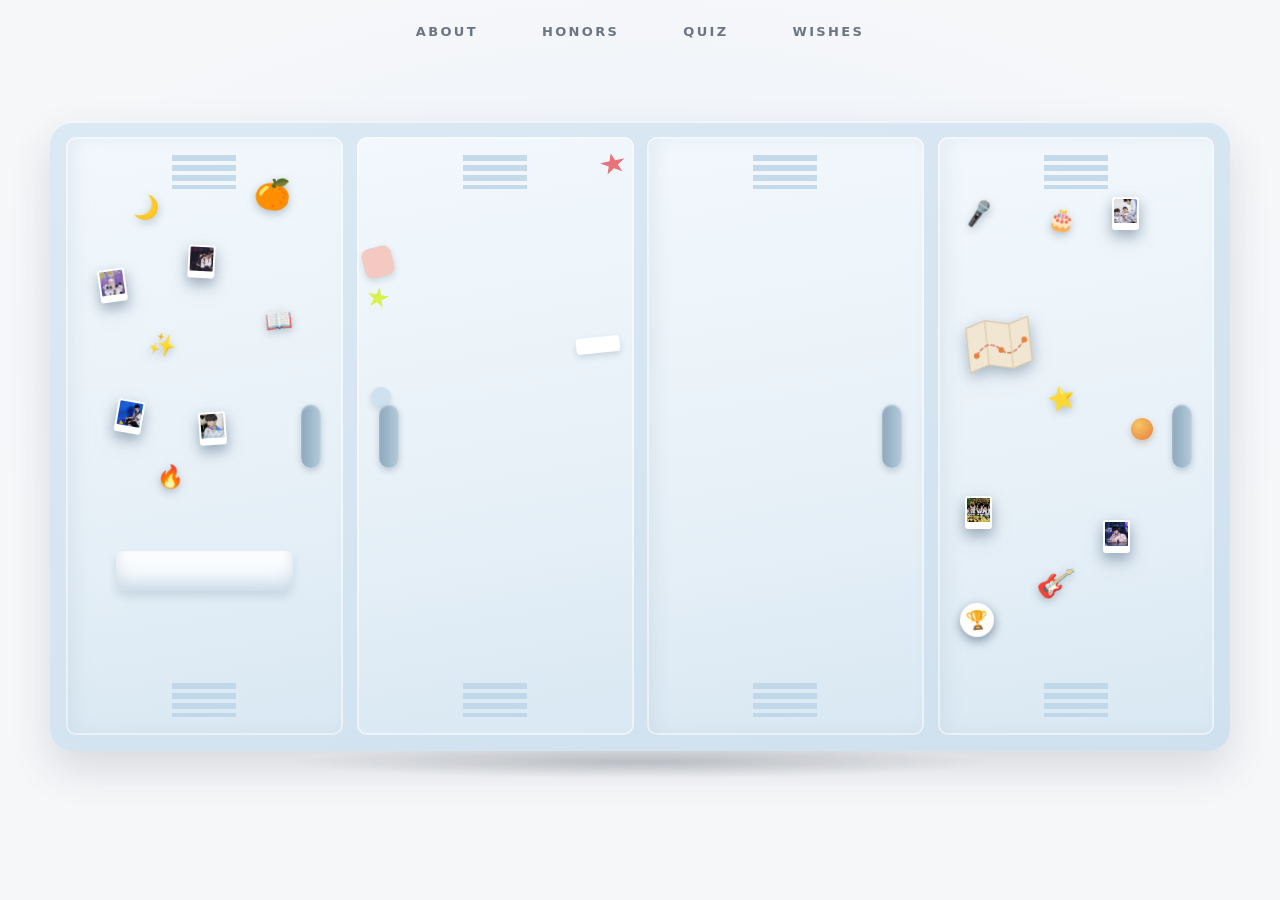
<file: index.html>
<!DOCTYPE html>
<html lang="zh-CN">
<head>
<meta charset="UTF-8">
<meta name="viewport" content="width=device-width, initial-scale=1.0">
<title>紫幻生日纪念</title>
<link rel="stylesheet" href="css/theme.css">
<link rel="stylesheet" href="css/style.css?v=30">
</head>
<body>

<!-- ================= 顶部四个文字导航（文案在 data.js 改） ================= -->
<nav class="topnav" id="topnav"></nav>

<!-- ================= 储物柜场景 ================= -->
<main class="scene">
	<div class="camera">
		<div class="locker" id="locker">

			<!-- ============ ①号门（关闭）：拍立得照片墙 → 合照相册 ============ -->
			<section class="bay bay-1">
				<div class="door door-closed">
					<div class="vent vent-top"></div>
					<div class="photo-wall" data-door="1">
					<button class="pw pw-1 obj hotspot" data-action="lightbox" data-img="assets/images/1fd8a5da27396ff04a1842e15fb5b0d6.jpg" title="点击查看大图"><img src="assets/images/1fd8a5da27396ff04a1842e15fb5b0d6.jpg" alt="合照"></button>
					<button class="pw pw-2 obj hotspot" data-action="lightbox" data-img="assets/images/366b0a420e2abfcbb0c758351d88df30.jpg" title="点击查看大图"><img src="assets/images/366b0a420e2abfcbb0c758351d88df30.jpg" alt="合照"></button>
					<button class="pw pw-3 obj hotspot" data-action="lightbox" data-img="assets/images/5343cd07a6e0dd7969ed048a809f9f29.jpg" title="点击查看大图"><img src="assets/images/5343cd07a6e0dd7969ed048a809f9f29.jpg" alt="合照"></button>
					<button class="pw pw-4 obj hotspot" data-action="lightbox" data-img="assets/images/31ea00c5b2a89d5dbba92cf5f0ee29c7.jpg" title="点击查看大图"><img src="assets/images/31ea00c5b2a89d5dbba92cf5f0ee29c7.jpg" alt="合照"></button>
					<!-- DIY 趣味小贴纸（可拖动装饰，也可拖到④号门） -->
					<span class="diy-sticker"      style="top:10%;left:24%;--rot:-12deg">🌙</span>
					<span class="diy-sticker st-lg" style="top:7%;left:68%;--rot:8deg">🍊</span>
					<span class="diy-sticker"      style="top:33%;left:30%;--rot:14deg">✨</span>
					<span class="diy-sticker"      style="top:29%;left:72%;--rot:-6deg">📖</span>
					<span class="diy-sticker"      style="top:55%;left:33%;--rot:10deg">🔥</span>
				</div>
					<span class="shelf-deco"></span>
					<div class="handle"></div>
					<div class="vent vent-bottom"></div>
				</div>
			</section>

			<!-- ============ ②号柜（门向右外开，遮住③号门） ============ -->
			<section class="bay bay-2" id="bay2">
				<!-- 柜内 -->
				<div class="inside">
					<!-- 顶层：书本 → 问答页 -->
					<button class="obj hotspot obj-books" data-action="link" data-href="quiz.html" title="紫幻小课堂">
						<svg viewBox="0 0 200 120" preserveAspectRatio="xMidYMax meet" aria-hidden="true">
							<rect x="6" y="40" width="15" height="78" rx="2" fill="#7fa6cf"/>
							<rect x="24" y="26" width="13" height="92" rx="2" fill="#e7b78a"/>
							<rect x="40" y="46" width="15" height="72" rx="2" fill="#f0d98a"/>
							<rect x="58" y="20" width="12" height="98" rx="2" fill="#d7e6f1"/>
							<rect x="73" y="36" width="16" height="82" rx="2" fill="#e7a6a6"/>
							<rect x="92" y="28" width="13" height="90" rx="2" fill="#a9c6dc"/>
							<rect x="108" y="48" width="15" height="70" rx="2" fill="#d9c7ef"/>
							<rect x="126" y="32" width="13" height="86" rx="2" fill="#f2f2f2"/>
							<rect x="142" y="22" width="15" height="96" rx="2" fill="#b7d9c4"/>
							<rect x="160" y="42" width="13" height="76" rx="2" fill="#8fb4d9"/>
							<rect x="176" y="30" width="16" height="88" rx="2" fill="#efd2a6"/>
						</svg>
					</button>
					<div class="shelf shelf-top"></div>

					<!-- 中层：🏆奖杯 → 荣誉文件夹扇 -->
					<button class="obj hotspot obj-trophy" data-action="modal" data-target="folders-honor" title="个人荣誉">
						<svg viewBox="0 0 120 120" aria-hidden="true">
							<path d="M32 14 h56 v22 a28 28 0 0 1 -56 0 z" fill="#f2c14e"/>
							<path d="M32 20 q-16 2 -16 18 q0 12 14 12" fill="none" stroke="#e0a93b" stroke-width="7" stroke-linecap="round"/>
							<path d="M88 20 q16 2 16 18 q0 12 -14 12" fill="none" stroke="#e0a93b" stroke-width="7" stroke-linecap="round"/>
							<rect x="54" y="62" width="12" height="14" fill="#e0a93b"/>
							<rect x="38" y="76" width="44" height="10" rx="3" fill="#d69b2f"/>
							<rect x="32" y="88" width="56" height="10" rx="3" fill="#c98d27"/>
							<path d="M60 24 l5 10 11 1 -8 8 2 11 -10 -6 -10 6 2 -11 -8 -8 11 -1 z" fill="#fff6d8"/>
						</svg>
					</button>

					<!-- 小蛋糕 → 生日互动页 -->
					<button class="obj hotspot obj-cake" data-action="link" data-href="birthday.html" title="生日蛋糕">
						<svg viewBox="0 0 100 110" aria-hidden="true">
							<ellipse cx="50" cy="18" rx="5" ry="7" fill="#f6b1c8"/>
							<rect x="48" y="22" width="4" height="16" fill="#e8d9b8"/>
							<path d="M20 50 q10 -12 20 0 q10 12 20 0 q10 -12 20 0 v34 a8 8 0 0 1 -8 8 h-44 a8 8 0 0 1 -8 -8 z" fill="#f7e9ee"/>
							<path d="M20 52 q10 -10 20 0 q10 10 20 0 q10 -10 20 0" fill="none" stroke="#e9b8c8" stroke-width="4"/>
							<rect x="14" y="84" width="72" height="10" rx="4" fill="#e3cdd7"/>
							<circle cx="38" cy="68" r="3" fill="#e88fa6"/><circle cx="62" cy="70" r="3" fill="#e88fa6"/>
						</svg>
					</button>
					<div class="shelf shelf-mid"></div>

					<!-- 底层左：书包 → 文字介绍卡片扇 -->
					<button class="obj hotspot obj-bag" data-action="modal" data-target="bag" title="紫幻的书包">
							<svg viewBox="0 0 120 130" aria-hidden="true">
								<path d="M38 30 q22 -18 44 0" fill="none" stroke="#c6b8e8" stroke-width="8" stroke-linecap="round"/>
								<rect x="22" y="30" width="76" height="84" rx="18" fill="#cfc3ec"/>
								<path d="M22 62 q38 18 76 0 v36 a16 16 0 0 1 -16 16 h-44 a16 16 0 0 1 -16 -16 z" fill="#b9a9e0"/>
								<rect x="38" y="66" width="44" height="30" rx="10" fill="#e6e0f7"/>
								<circle cx="60" cy="81" r="6" fill="#b9a9e0"/>
							</svg>
						</button>

					<!-- 底层右：吉他 → 直播唱的歌 -->
					<button class="obj hotspot obj-guitar" data-action="link" data-href="songs.html" title="直播时候唱的歌">
						<svg viewBox="0 0 110 170" aria-hidden="true">
							<rect x="50" y="14" width="10" height="80" rx="3" fill="#9a7652"/>
							<rect x="44" y="4" width="22" height="18" rx="5" fill="#8a6848"/>
							<circle cx="55" cy="122" r="30" fill="#7fc6d9"/>
							<circle cx="55" cy="112" r="17" fill="#9fd8e6"/>
							<circle cx="55" cy="112" r="6" fill="#5d9fb2"/>
							<path d="M30 108 q-14 6 -8 22 M80 108 q14 6 8 22" stroke="#7fc6d9" stroke-width="8" fill="none" stroke-linecap="round"/>
							<line x1="52" y1="12" x2="52" y2="140" stroke="#5d9fb2" stroke-width="1.5"/>
							<line x1="58" y1="12" x2="58" y2="140" stroke="#5d9fb2" stroke-width="1.5"/>
						</svg>
					</button>
					<div class="shelf shelf-bottom"></div>
				</div>

				<!-- ②号门扇：正反两面。外侧是柜门正面（通风槽/贴纸/把手），内测挂证件卡和打字机 -->
				<div class="door door-swing" id="door2">
					<!-- 外侧（柜门正面） -->
					<div class="door-face door-outer">
						<div class="vent vent-top"></div>
						<span class="sticker s1"></span><span class="sticker s2"></span>
						<span class="sticker s3"></span><span class="sticker s4"></span>
						<span class="sticker s5"></span>
						<div class="handle"></div>
						<div class="vent vent-bottom"></div>
					</div>
					<!-- 内测（柜门里面，开门后朝向我们）：装饰贴纸 + 挂钩证件卡 + 打字机 -->
					<div class="door-face door-inner">
						<span class="sticker s1"></span>
						<span class="sticker s2"></span>
						<span class="sticker s3"></span>
						<span class="sticker s4"></span>
						<span class="sticker s5"></span>
						<!-- 趣味贴纸装饰（跟随门转动，静态摆放不挡证件卡/打字机） -->
						<span class="diy-sticker on-inner static-sticker st-badge" style="top:40%;right:10%;left:auto;--rot:8deg">💜</span>
						<span class="diy-sticker on-inner static-sticker" style="top:54%;left:9%;right:auto;--rot:-10deg">😴</span>
						<span class="diy-sticker on-inner static-sticker" style="top:72%;right:16%;left:auto;--rot:6deg">🐑</span>
						<!-- 挂钩证件卡 → 个人简介 -->
						<button class="obj hotspot obj-idcard" data-action="modal" data-target="idcard" title="基本信息">
							<svg viewBox="0 0 90 120" aria-hidden="true">
								<rect x="38" y="2" width="14" height="22" rx="3" fill="#e8c44f"/>
								<path d="M45 24 v10 M45 34 l-8 10 M45 34 l8 10" stroke="#8a8f98" stroke-width="4" fill="none" stroke-linecap="round"/>
								<rect x="8" y="44" width="74" height="70" rx="8" fill="#fff" stroke="#c9d8e4" stroke-width="2"/>
								<circle cx="30" cy="72" r="12" fill="#f0c9a8"/>
								<path d="M18 104 q12 -18 24 0" fill="#f0c9a8"/>
								<rect x="50" y="60" width="24" height="5" rx="2" fill="#bcd0df"/>
								<rect x="50" y="72" width="24" height="5" rx="2" fill="#d7e3ec"/>
								<rect x="50" y="84" width="24" height="5" rx="2" fill="#d7e3ec"/>
							</svg>
						</button>
						<!-- 打字机 → 软木板祝福墙 -->
						<button class="obj hotspot obj-typewriter" data-action="modal" data-target="corkboard" title="留言板">
							<svg viewBox="0 0 150 120" aria-hidden="true">
								<rect x="40" y="6" width="70" height="34" rx="4" fill="#fbf6ea" stroke="#d8c9ae" stroke-width="2"/>
								<line x1="50" y1="18" x2="100" y2="18" stroke="#cbb892" stroke-width="3"/>
								<line x1="50" y1="28" x2="90" y2="28" stroke="#dcc9a2" stroke-width="3"/>
								<path d="M20 44 h110 l10 46 a10 10 0 0 1 -10 12 h-110 a10 10 0 0 1 -10 -12 z" fill="#6b5446"/>
								<g fill="#f3ead9">
									<circle cx="42" cy="66" r="5"/><circle cx="60" cy="66" r="5"/><circle cx="78" cy="66" r="5"/><circle cx="96" cy="66" r="5"/><circle cx="114" cy="66" r="5"/>
									<circle cx="51" cy="80" r="5"/><circle cx="69" cy="80" r="5"/><circle cx="87" cy="80" r="5"/><circle cx="105" cy="80" r="5"/>
								</g>
								<rect x="60" y="92" width="30" height="8" rx="4" fill="#4d3c32"/>
							</svg>
						</button>
					</div>
				</div>
			</section>

			<!-- ============ ③号门（关闭，被②号门扇遮住，纯结构） ============ -->
			<section class="bay bay-3">
				<div class="door door-closed plain">
					<div class="vent vent-top"></div>
					<div class="handle"></div>
					<div class="vent vent-bottom"></div>
				</div>
			</section>

			<!-- ============ ④号门（关闭）：地图 + 合照 ============ -->
			<section class="bay bay-4">
				<div class="door door-closed">
					<div class="vent vent-top"></div>
					<!-- 小地图贴纸 → 足迹地图 -->
					<button class="obj hotspot sticker-map" data-action="link" data-href="map.html" title="决赛地图">
						<svg viewBox="0 0 130 100" aria-hidden="true">
							<path d="M10 16 l34 -10 42 10 34 -10 v78 l-34 10 -42 -10 -34 10 z" fill="#f0e6d2" stroke="#d9c9a6" stroke-width="2"/>
							<path d="M44 6 v78 M86 16 v78" stroke="#ddcba6" stroke-width="2"/>
							<path d="M24 66 q22 -30 44 -6 q18 18 42 -14" fill="none" stroke="#d98a7a" stroke-width="3" stroke-dasharray="6 5" stroke-linecap="round"/>
							<circle cx="24" cy="66" r="5" fill="#e8803f"/>
							<circle cx="68" cy="60" r="5" fill="#e8803f"/>
							<circle cx="110" cy="46" r="5" fill="#e8803f"/>
						</svg>
					</button>
					<!-- 照片 + DIY 贴纸墙（可在①④号门之间互相拖动） -->
					<div class="photo-wall" data-door="4">
						<button class="pw pw-5 obj hotspot" data-action="lightbox" data-img="assets/images/489b560dac47556b52a4873c109d7414.jpg" title="点击查看大图"><img src="assets/images/489b560dac47556b52a4873c109d7414.jpg" alt="合照"></button>
						<button class="pw pw-6 obj hotspot" data-action="lightbox" data-img="assets/images/af5d3cdd12c2d1cefb051bfc4ff9e732.jpg" title="点击查看大图"><img src="assets/images/af5d3cdd12c2d1cefb051bfc4ff9e732.jpg" alt="合照"></button>
						<button class="pw pw-7 obj hotspot" data-action="lightbox" data-img="assets/images/cd6bc17bc30cd3fb0e9cb349dc3e5903.jpg" title="点击查看大图"><img src="assets/images/cd6bc17bc30cd3fb0e9cb349dc3e5903.jpg" alt="合照"></button>
						<!-- DIY 趣味小贴纸（去重后 5 枚） -->
						<span class="diy-sticker"      style="top:11%;left:10%;--rot:-10deg">🎤</span>
						<span class="diy-sticker"      style="top:12%;left:40%;--rot:10deg">🎂</span>
						<span class="diy-sticker"      style="top:42%;left:40%;--rot:-14deg">⭐</span>
						<span class="diy-sticker st-lg" style="top:72%;left:36%;--rot:9deg">🎸</span>
						<span class="diy-sticker st-badge" style="top:78%;left:8%;--rot:-6deg">🏆</span>
					</div>
					<span class="sticker-dot"></span>
					<div class="handle"></div>
					<div class="vent vent-bottom"></div>
				</div>
			</section>

		</div>
		<div class="floor-shadow"></div>
	</div>
</main>

<!-- 弹层根节点（内容由 main.js 依据 data.js 渲染） -->
<div class="modal-root" id="modalRoot" hidden></div>

<!-- BGM 开关（data.js 填了音频才显示） -->
<button class="bgm-btn" id="bgmBtn" hidden>♪ <span id="bgmLabel">BGM</span></button>

<!-- 提示：按 H 可显示/隐藏热区调试框（后期标定素材热区用） -->
<script src="js/data.js?v=9"></script>
<script src="js/main.js?v=12"></script>
</body>
</html>
</file>
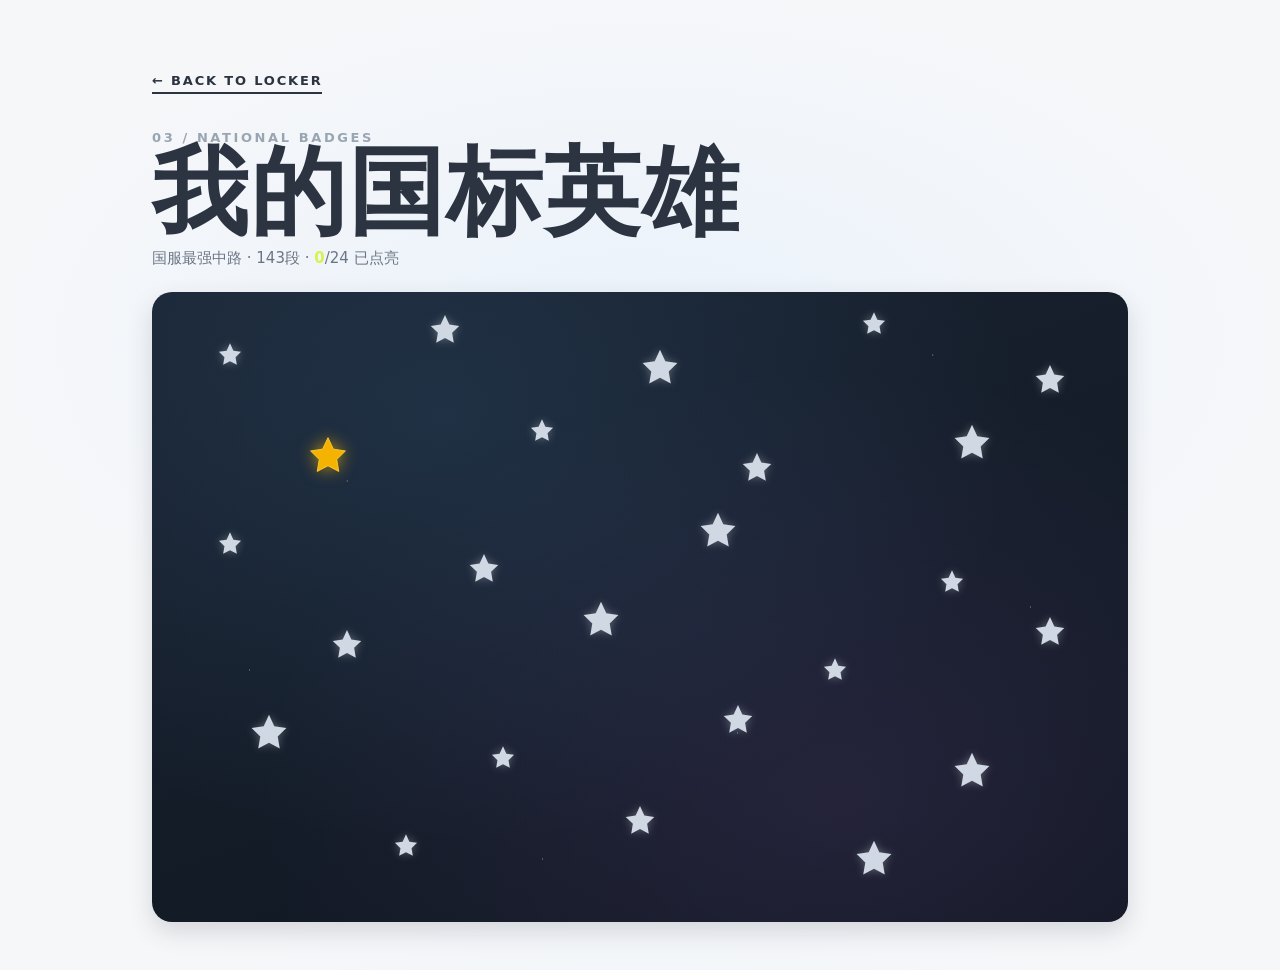
<file: badges.html>
<!DOCTYPE html>
<html lang="zh-CN">
<head>
<meta charset="UTF-8">
<meta name="viewport" content="width=device-width, initial-scale=1.0">
<title>我的国标英雄 · 紫幻生日纪念</title>
<link rel="stylesheet" href="css/theme.css">
<link rel="stylesheet" href="css/style.css?v=19">
</head>
<body class="paper">
<main class="paper-page">
	<a class="back-link" href="index.html">← BACK TO LOCKER</a>
	<header class="paper-head">
		<div class="en">03 / NATIONAL BADGES</div>
		<h1>我的国标英雄</h1>
		<p class="badges-milestone">国服最强中路 · 143段 · <span id="litCount">0</span>/24 已点亮</p>
	</header>

	<section id="starField" class="star-field"></section>
</main>

<script src="js/data.js?v=7"></script>
<script>
/* ---------- 24颗星星错落坐标（百分比，避免重叠） ---------- */
const positions = [
	{ x: 8,  y: 10 }, { x: 30, y: 6  }, { x: 52, y: 12 }, { x: 74, y: 5  }, { x: 92, y: 14 },
	{ x: 18, y: 26 }, { x: 40, y: 22 }, { x: 62, y: 28 }, { x: 84, y: 24 },
	{ x: 8,  y: 40 }, { x: 34, y: 44 }, { x: 58, y: 38 }, { x: 82, y: 46 },
	{ x: 20, y: 56 }, { x: 46, y: 52 }, { x: 70, y: 60 }, { x: 92, y: 54 },
	{ x: 12, y: 70 }, { x: 36, y: 74 }, { x: 60, y: 68 }, { x: 84, y: 76 },
	{ x: 26, y: 88 }, { x: 50, y: 84 }, { x: 74, y: 90 }
];

const heroes = SITE.national.heroes;
const field = document.getElementById("starField");
const litCountEl = document.getElementById("litCount");
let litCount = 0;

// SVG 五角星
function starSVG(favorite, lit) {
	const color = favorite ? "#f5b301" : (lit ? "#ffd93d" : "#cfd8e3");
	const glow = favorite ? "#ffcf33" : (lit ? "#ffe066" : "none");
	return `<svg viewBox="0 0 24 24" width="100%" height="100%">
		<path d="M12 2l2.9 6.26L21.5 9.27l-4.75 4.63 1.12 6.53L12 17.27 6.13 20.43l1.12-6.53L2.5 9.27l6.6-1.01z"
			fill="${color}" stroke="${glow}" stroke-width="0.5"/>
	</svg>`;
}

heroes.forEach((h, i) => {
	const pos = positions[i] || { x: Math.random()*80+10, y: Math.random()*80+10 };
	const size = h.favorite ? 44 : 28 + (i % 3) * 8; // 本命更大
	const star = document.createElement("button");
	star.className = "star" + (h.favorite ? " favorite" : "");
	star.style.left = pos.x + "%";
	star.style.top = pos.y + "%";
	star.style.width = size + "px";
	star.style.height = size + "px";
	star.style.setProperty("--twinkle", (2 + (i % 4) * 0.6) + "s");
	star.innerHTML = starSVG(h.favorite, false) +
		`<span class="star-name">${h.name}</span>`;
	star.addEventListener("click", () => {
		star.classList.toggle("lit");
		const isLit = star.classList.contains("lit");
		star.querySelector("svg").outerHTML = starSVG(h.favorite, isLit);
		if (isLit) litCount++; else litCount = Math.max(0, litCount - 1);
		litCountEl.textContent = litCount;
	});
	field.appendChild(star);
});
</script>
</body>
</html>
</file>
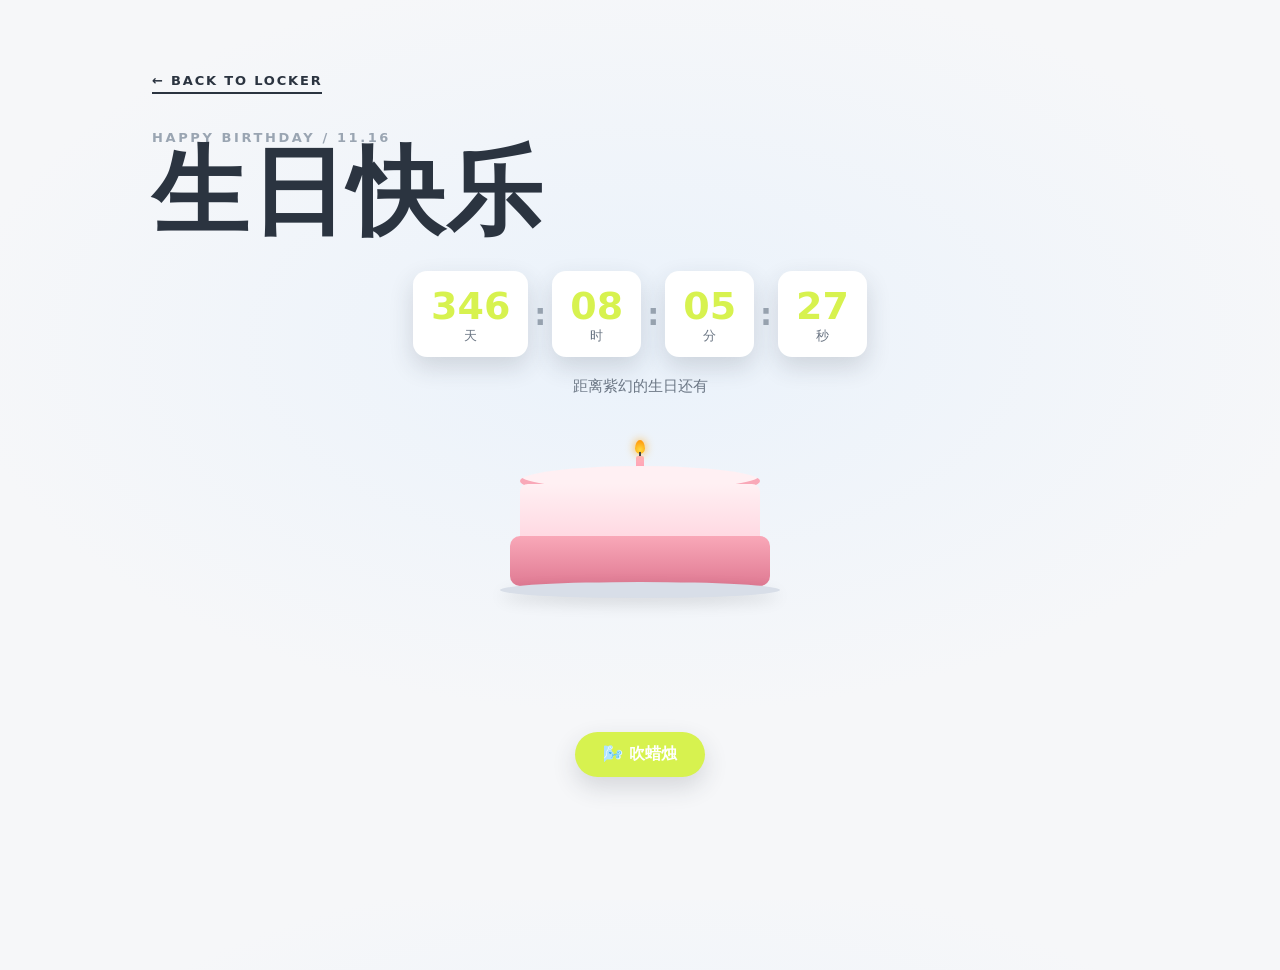
<file: birthday.html>
<!DOCTYPE html>
<html lang="zh-CN">
<head>
<meta charset="UTF-8">
<meta name="viewport" content="width=device-width, initial-scale=1.0">
<title>生日快乐 · 紫幻生日纪念</title>
<link rel="stylesheet" href="css/theme.css">
<link rel="stylesheet" href="css/style.css?v=19">
</head>
<body class="paper">
<main class="paper-page">
	<a class="back-link" href="index.html">← BACK TO LOCKER</a>
	<header class="paper-head">
		<div class="en">HAPPY BIRTHDAY / 11.16</div>
		<h1>生日快乐</h1>
	</header>

	<!-- 倒计时 -->
	<section class="countdown" id="countdown">
		<div class="cd-num"><span id="cdDays">00</span><small>天</small></div>
		<div class="cd-sep">:</div>
		<div class="cd-num"><span id="cdHours">00</span><small>时</small></div>
		<div class="cd-sep">:</div>
		<div class="cd-num"><span id="cdMins">00</span><small>分</small></div>
		<div class="cd-sep">:</div>
		<div class="cd-num"><span id="cdSecs">00</span><small>秒</small></div>
		<p class="cd-tip" id="cdTip">距离紫幻的生日还有</p>
	</section>

	<!-- 蛋糕 + 蜡烛 -->
	<section class="cake-stage">
		<div class="cake">
			<div class="candles" id="candles"></div>
			<div class="cake-top"></div>
			<div class="cake-mid"></div>
			<div class="cake-bottom"></div>
			<div class="cake-plate"></div>
		</div>
	</section>

	<!-- 操作按钮 -->
	<section class="birthday-actions">
		<button class="quiz-btn" id="blowBtn">🌬️ 吹蜡烛</button>
	</section>

	<!-- 许愿卡 -->
	<section class="wish-card" id="wishCard" hidden>
		<div class="wish-emoji">🎉</div>
		<h3>许下你的愿望</h3>
		<textarea id="wishInput" placeholder="写下想对紫幻说的话或生日愿望…" maxlength="100"></textarea>
		<button class="quiz-btn" onclick="saveWish()">保存愿望 ✨</button>
		<p class="wish-saved" id="wishSaved" hidden>愿望已保存，一定会实现的 🍊</p>
	</section>

	<!-- 庆祝彩纸层 -->
	<div class="confetti-layer" id="confettiLayer"></div>
</main>

<script src="js/data.js?v=8"></script>
<script>
const B = SITE.birthday;
const target = new Date(SITE.profile.birthdayTarget + "T00:00:00");

/* ---------- 倒计时 ---------- */
function pad(n) { return String(n).padStart(2, "0"); }
function updateCountdown() {
	let now = new Date();
	let diff = target - now;
	if (diff < 0) {
		// 目标日已过，若开启顺延则跳到下一年
		if (B.afterTargetYear) {
			target.setFullYear(target.getFullYear() + 1);
			diff = target - now;
		} else {
			diff = 0;
		}
	}
	if (diff <= 0) {
		// 生日当天：庆祝态
		document.getElementById("cdTip").textContent = "今天就是紫幻的生日！🎂";
		document.getElementById("cdDays").textContent = "00";
		document.getElementById("cdHours").textContent = "00";
		document.getElementById("cdMins").textContent = "00";
		document.getElementById("cdSecs").textContent = "00";
		return;
	}
	const d = Math.floor(diff / 86400000);
	const h = Math.floor((diff % 86400000) / 3600000);
	const m = Math.floor((diff % 3600000) / 60000);
	const s = Math.floor((diff % 60000) / 1000);
	document.getElementById("cdDays").textContent = pad(d);
	document.getElementById("cdHours").textContent = pad(h);
	document.getElementById("cdMins").textContent = pad(m);
	document.getElementById("cdSecs").textContent = pad(s);
}
updateCountdown();
setInterval(updateCountdown, 1000);

/* ---------- 渲染蜡烛 ---------- */
const candlesBox = document.getElementById("candles");
for (let i = 0; i < B.candleCount; i++) {
	const c = document.createElement("div");
	c.className = "candle";
	c.innerHTML = `<div class="flame"></div><div class="wick"></div>`;
	candlesBox.appendChild(c);
}

/* ---------- 吹蜡烛 ---------- */
const blowBtn = document.getElementById("blowBtn");
const wishCard = document.getElementById("wishCard");
let blown = false;

blowBtn.addEventListener("click", () => {
	if (blown) return;
	blown = true;
	// 依次熄灭蜡烛
	const flames = document.querySelectorAll(".flame");
	flames.forEach((f, i) => {
		setTimeout(() => {
			f.classList.add("out");
		}, i * 60);
	});
	blowBtn.textContent = "蜡烛已吹灭 🕯️";
	// 全部熄灭后弹出许愿卡 + 彩纸
	setTimeout(() => {
		wishCard.hidden = false;
		wishCard.scrollIntoView({ behavior: "smooth" });
		launchConfetti();
	}, flames.length * 60 + 400);
});

/* ---------- 许愿卡保存（本地存储） ---------- */
function saveWish() {
	const txt = document.getElementById("wishInput").value.trim();
	if (!txt) return;
	localStorage.setItem("zihuan_wish", txt);
	document.getElementById("wishSaved").hidden = false;
}
// 回显已保存的愿望
const savedWish = localStorage.getItem("zihuan_wish");
if (savedWish) {
	document.getElementById("wishInput").value = savedWish;
}

/* ---------- 庆祝彩纸 ---------- */
function launchConfetti() {
	const layer = document.getElementById("confettiLayer");
	layer.innerHTML = "";
	const colors = ["#f6b93b","#e55934","#7bc74d","#5aa9e6","#c77dff","#ff6b9d","#ffd93d"];
	for (let i = 0; i < 80; i++) {
		const p = document.createElement("span");
		p.className = "confetti-piece";
		p.style.left = Math.random() * 100 + "%";
		p.style.background = colors[Math.floor(Math.random() * colors.length)];
		p.style.animationDelay = Math.random() * 0.8 + "s";
		p.style.animationDuration = (2.5 + Math.random() * 2) + "s";
		p.style.width = (6 + Math.random() * 6) + "px";
		p.style.height = (8 + Math.random() * 8) + "px";
		layer.appendChild(p);
	}
	setTimeout(() => { layer.innerHTML = ""; }, 6000);
}
</script>
</body>
</html>
</file>
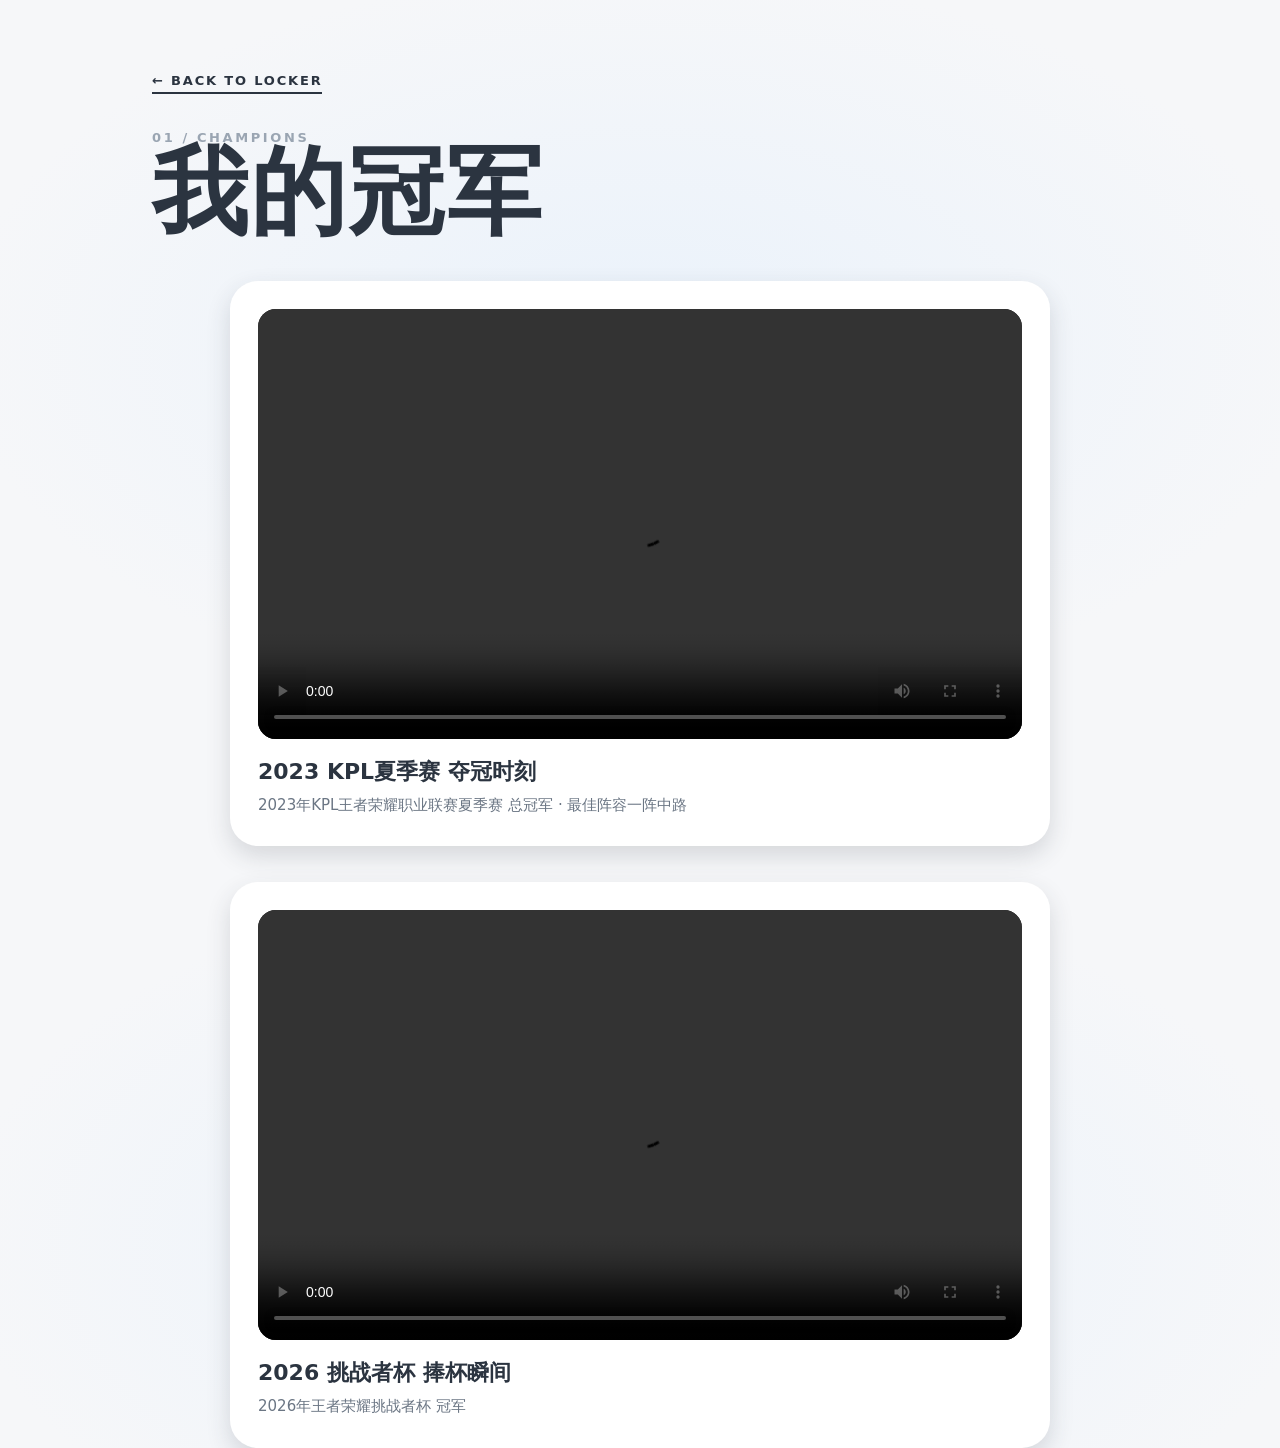
<file: champions.html>
<!DOCTYPE html>
<html lang="zh-CN">
<head>
<meta charset="UTF-8">
<meta name="viewport" content="width=device-width, initial-scale=1.0">
<title>我的冠军 · 紫幻生日纪念</title>
<link rel="stylesheet" href="css/theme.css">
<link rel="stylesheet" href="css/style.css?v=19">
</head>
<body class="paper">
<main class="paper-page">
	<a class="back-link" href="index.html">← BACK TO LOCKER</a>
	<header class="paper-head">
		<div class="en">01 / CHAMPIONS</div>
		<h1>我的冠军</h1>
	</header>

	<section id="championList" class="champion-grid"></section>
</main>

<script src="js/data.js?v=5"></script>
<script>
/* ---------- 渲染夺冠视频卡片 ---------- */
const list = document.getElementById("championList");
list.innerHTML = SITE.championVideos.map((v, i) => {
	const hasVideo = !!v.file;
	const cover = v.cover ? `style="background-image:url('assets/images/${v.cover}')"` : "";
	return `
	<article class="champion-card">
		<div class="champion-video">
			${hasVideo
				? `<video src="assets/video/${v.file}" ${cover ? `poster="assets/images/${v.cover}"` : ""} controls playsinline preload="metadata"></video>`
				: `<div class="champion-placeholder" ${cover}>🎬 视频待补充</div>`
			}
		</div>
		<div class="champion-info">
			<h3>${v.title}</h3>
			<p>${v.note}</p>
		</div>
	</article>
	`;
}).join("");
</script>
</body>
</html>
</file>
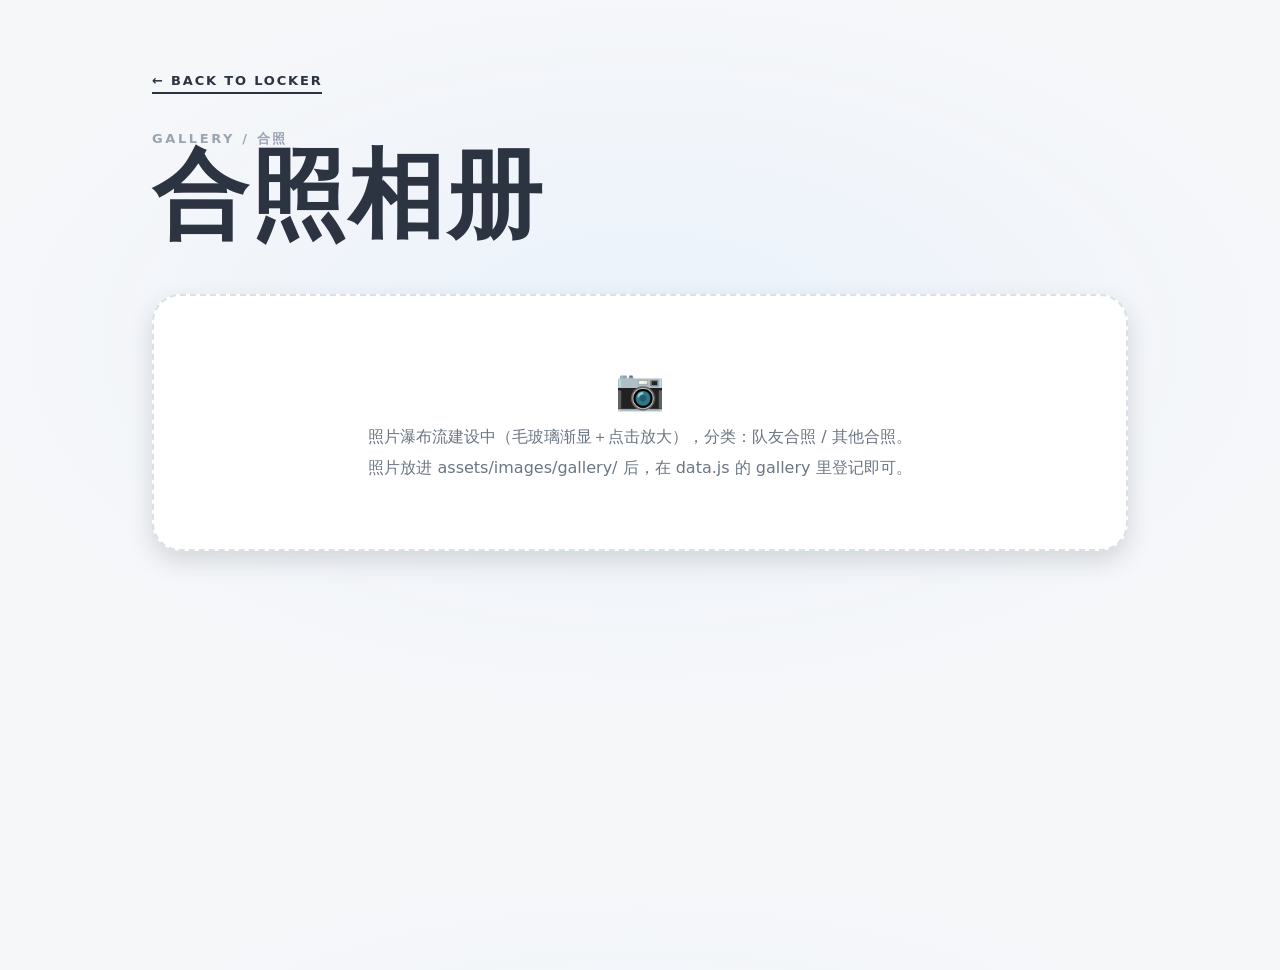
<file: gallery.html>
<!DOCTYPE html>
<html lang="zh-CN">
<head>
<meta charset="UTF-8">
<meta name="viewport" content="width=device-width, initial-scale=1.0">
<title>合照相册 · 紫幻生日纪念</title>
<link rel="stylesheet" href="css/theme.css">
<link rel="stylesheet" href="css/style.css">
</head>
<body class="paper">
<main class="paper-page">
	<a class="back-link" href="index.html">← BACK TO LOCKER</a>
	<header class="paper-head">
		<div class="en">GALLERY / 合照</div>
		<h1>合照相册</h1>
	</header>
	<section class="soon">
		<div class="big">📷</div>
		<p>照片瀑布流建设中（毛玻璃渐显＋点击放大），分类：队友合照 / 其他合照。</p>
		<p style="margin-top:10px">照片放进 assets/images/gallery/ 后，在 data.js 的 gallery 里登记即可。</p>
	</section>
</main>
</body>
</html>
</file>
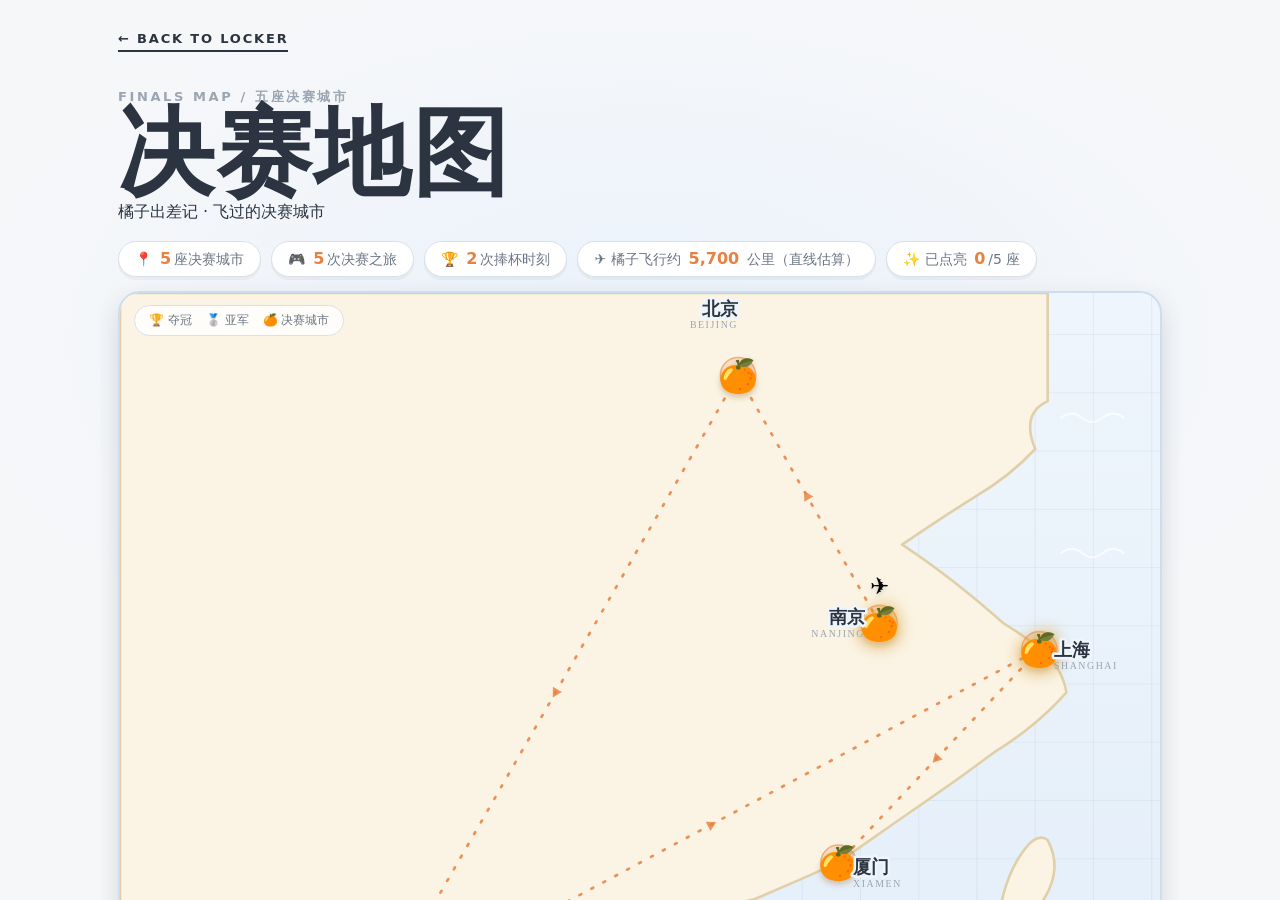
<file: map.html>
<!DOCTYPE html>
<html lang="zh-CN">
<head>
<meta charset="UTF-8">
<meta name="viewport" content="width=device-width, initial-scale=1.0">
<title>决赛地图 · 紫幻生日纪念</title>
<link rel="stylesheet" href="css/theme.css">
<link rel="stylesheet" href="css/style.css">
<style>
/* ============================================================
   决赛地图 · 手账航线风（本页专用样式）
   ============================================================ */

/* 锁定 body 不滚动，改由 .fm-page 内部容器滚动 —— 避免浏览器因 layout shift 自动滑页 */
html, body.paper { overflow: hidden; }
.fm-page {
	max-width: 1080px; margin: 0 auto;
	height: 100vh; height: 100dvh;
	padding: 28px 18px 24px;
	overflow-y: auto;
	overscroll-behavior: contain;
	scroll-behavior: auto; /* 禁用平滑滚动，杜绝任何自动滑动 */
}

/* —— 顶部统计条 —— */
.fm-stats {
	display: flex; flex-wrap: wrap; gap: 10px;
	margin: 18px 0 6px;
}
.fm-chip {
	background: var(--paper-bg-2);
	border: 1.5px solid var(--line);
	border-radius: var(--r-pill);
	padding: 7px 16px;
	font-size: 14px; color: var(--ink-soft);
	box-shadow: 0 3px 0 rgba(43,52,64,.05);
}
.fm-chip b { color: var(--accent-e); font-size: 16px; margin: 0 3px; }
.fm-chip .ic { margin-right: 5px; }

/* —— 地图舞台（地图固定，详情卡移到下方独立展开，不再挤压地图） —— */
.fm-stage {
	position: relative;
	margin-top: 14px;
	background: linear-gradient(180deg, #eef5fc, #e3eef9);
	border: 2px solid #cdddee;
	border-radius: 22px;
	box-shadow: var(--shadow-card);
	overflow: hidden;
}
.fm-map-wrap { position: relative; }
.fm-map {
	display: block; width: 100%; height: auto;
	overflow: hidden;
	clip-path: inset(0);          /* 强制裁剪 SVG 溢出内容，杜绝飞行元素触发 scrollIntoView */
	transform: translateZ(0);      /* 强制 GPU 合成层，隔离 layout */
}

/* 海面波浪纹理 */
.sea-wave { fill: none; stroke: rgba(255,255,255,.7); stroke-width: 2; stroke-linecap: round; }
.land {
	fill: #fbf4e4;
	stroke: #e0cfa9;
	stroke-width: 2.5;
	stroke-linejoin: round;
}
.map-grid { stroke: rgba(120,150,175,.10); stroke-width: 1; }

/* 航线 */
.route {
	fill: none;
	stroke: var(--accent-e);
	stroke-width: 2.6;
	stroke-linecap: round;
	stroke-dasharray: 2 11;
	animation: routeFlow 1.1s linear infinite;
	opacity: .85;
}
@keyframes routeFlow { to { stroke-dashoffset: -26; } }
.route-dir { fill: var(--accent-e); opacity: .8; }

/* 橘子图钉 */
.city-marker { cursor: pointer; }
.city-marker .pin-pulse {
	fill: rgba(232,128,63,.18);
	stroke: rgba(232,128,63,.55);
	stroke-width: 1.5;
	transform-box: fill-box; transform-origin: center;
	animation: pinPulse 2.2s ease-out infinite;
}
@keyframes pinPulse {
	0%   { transform: scale(.7); opacity: .9; }
	70%  { transform: scale(1.9); opacity: 0; }
	100% { transform: scale(1.9); opacity: 0; }
}
.city-marker .pin-orange {
	font-size: 31px; text-anchor: middle;
	filter: drop-shadow(0 3px 3px rgba(150,90,30,.35));
	transition: transform .25s cubic-bezier(.34,1.56,.64,1);
	transform-box: fill-box; transform-origin: center;
}
.city-marker .pin-halo {
	fill: rgba(255,255,255,.75);
	stroke: var(--accent-e);
	stroke-width: 2;
	opacity: 0;
	transition: opacity .2s;
}
.city-marker:hover .pin-halo, .city-marker.active .pin-halo { opacity: 1; }
.city-marker:hover .pin-orange, .city-marker.active .pin-orange { transform: scale(1.28) rotate(-8deg); }
.city-marker.champion .pin-orange { filter: drop-shadow(0 0 8px rgba(240,180,60,.9)) drop-shadow(0 3px 3px rgba(150,90,30,.35)); }
.city-label {
	font-size: 17px; font-weight: 800; fill: var(--ink);
	paint-order: stroke;
	stroke: #eef5fc; stroke-width: 5px; stroke-linejoin: round;
	font-family: var(--font-round);
}
.city-en {
	font-size: 9.5px; letter-spacing: 1.5px; fill: var(--ink-faint);
	font-family: Georgia, serif;
}
.times-badge {
	font-size: 10px; font-weight: 800; fill: #fff;
	font-family: var(--font-round);
}
.times-badge-bg { fill: var(--accent-b); }
.fly-orange { font-size: 22px; filter: drop-shadow(0 2px 2px rgba(60,90,120,.25)); }

/* 图例 */
.fm-legend {
	position: absolute; left: 14px; top: 12px;
	display: flex; gap: 14px;
	background: rgba(255,255,255,.82);
	border: 1px solid var(--line);
	border-radius: var(--r-pill);
	padding: 6px 14px;
	font-size: 12px; color: var(--ink-soft);
	backdrop-filter: blur(4px);
}
.fm-legend span { display: inline-flex; align-items: center; gap: 5px; }
.fm-hint {
	position: absolute; right: 14px; bottom: 12px;
	font-size: 12px; color: var(--ink-faint);
	background: rgba(255,255,255,.82);
	border-radius: var(--r-pill); padding: 6px 14px;
	border: 1px solid var(--line);
}

/* —— 城市详情卡（地图下方独立展开，不挤压地图；无动画避免浏览器隐式 scrollIntoView） —— */
.fm-card {
	position: relative;
	max-height: 0;
	opacity: 0;
	overflow: hidden;
	background: rgba(255,255,255,.96);
	border-top: 0 solid #efd9b8;
	box-shadow: none;
	padding: 0 20px;
	margin-top: 0;
}
.fm-card.show {
	max-height: none;
	opacity: 1;
	padding: 18px 20px 16px;
	border-top-width: 2px;
	margin-top: 14px;
	box-shadow: 0 -6px 22px rgba(70,95,120,.08);
}
.fm-card-close {
	position: absolute; top: 10px; right: 12px;
	border: none; background: none; font-size: 22px; line-height: 1;
	color: var(--ink-faint); cursor: pointer; padding: 2px 6px;
}
.fm-card-close:hover { color: var(--ink); }
.fm-city-head { display: flex; align-items: baseline; gap: 10px; margin-bottom: 4px; }
.fm-city-name { font-size: 26px; font-weight: 900; color: var(--ink); }
.fm-city-en { font-size: 11px; letter-spacing: 2px; color: var(--accent-e); font-family: Georgia, serif; }
.fm-city-count { font-size: 12px; color: var(--ink-faint); margin-bottom: 12px; }

.fm-event {
	border-left: 3px solid var(--line);
	padding: 2px 0 14px 13px;
	margin-left: 4px;
	position: relative;
}
.fm-event:last-child { padding-bottom: 2px; }
.fm-event::before {
	content: "🍊"; position: absolute; left: -13px; top: 0;
	font-size: 15px; background: #fff; line-height: 18px;
}
.fm-event.champion { border-left-color: var(--accent-e); }
.fm-event-date { font-size: 12px; color: var(--accent-e); font-weight: 800; }
.fm-event-title { font-size: 15px; font-weight: 800; color: var(--ink); margin: 2px 0; }
.fm-event-meta { font-size: 12.5px; color: var(--ink-soft); line-height: 1.7; }
.fm-event-tags { display: flex; gap: 6px; flex-wrap: wrap; margin: 6px 0; }
.fm-tag {
	font-size: 11px; font-weight: 700;
	border-radius: var(--r-pill); padding: 2px 10px;
}
.fm-tag.champion { background: linear-gradient(135deg,#f6b944,#e8803f); color: #fff; }
.fm-tag.runner { background: #e6ebf1; color: #5b6773; }
.fm-tag.team { background: #efe8f7; color: #6b4fa3; border: 1px solid #d8c8ed; }
.fm-event-note {
	font-size: 13px; color: var(--ink-soft); line-height: 1.75;
	background: #fdf7ec; border-radius: 10px; padding: 8px 11px; margin-top: 4px;
}
.fm-event.champion .fm-event-note { background: #fff4e0; }
.fm-event-fans {
	font-size: 12.5px; color: var(--ink-soft); line-height: 1.6;
	background: #f0f5fb; border-left: 3px solid var(--accent-b);
	border-radius: 8px; padding: 6px 11px; margin-top: 6px;
}
.fm-event-fans b { color: var(--accent-e); font-size: 14px; }

/* 点亮按钮 */
.fm-lit-btn {
	display: block; width: 100%; margin-top: 14px;
	padding: 12px 16px; border-radius: var(--r-pill);
	border: 2px dashed var(--accent-e); background: #fff;
	color: var(--accent-e); font-size: 14px; font-weight: 800;
	cursor: pointer; transition: background .2s, color .2s, border-color .2s;
	font-family: var(--font-round);
}
.fm-lit-btn:hover { background: #fff4e0; }
.fm-lit-btn.lit {
	background: linear-gradient(135deg, #f6b944, var(--accent-e));
	color: #fff; border-style: solid; border-color: var(--accent-e);
	box-shadow: 0 4px 12px rgba(232,128,63,.3);
}

/* 点亮后图钉：金色光环 + 星星标记 */
.city-marker.lit .pin-halo {
	fill: rgba(246,185,68,.35); stroke: #f6b944; stroke-width: 2.5;
	opacity: 1; animation: litGlow 2.4s ease-in-out infinite;
}
@keyframes litGlow {
	0%, 100% { opacity: .7; }
	50%      { opacity: 1; }
}
.city-marker.lit .pin-orange { filter: drop-shadow(0 0 6px rgba(246,185,68,.7)) drop-shadow(0 3px 3px rgba(150,90,30,.35)); }

/* 未选城市时的提示便签（地图下方独立引导，不浮在地图上以免压住城市标签） */
.fm-tip {
	display: inline-block;
	margin: 10px 0 0;
	background: rgba(255,255,255,.9);
	border: 1.5px dashed var(--accent-e);
	border-radius: 14px; padding: 8px 16px;
	font-size: 13px; color: var(--ink-soft);
	transition: opacity .3s;
}

/* —— 时间轴 —— */
.fm-track-wrap { margin-top: 22px; }
.fm-track-title {
	font-size: 13px; letter-spacing: 3px; color: var(--ink-faint);
	text-align: center; margin-bottom: 12px;
}
.fm-track {
	display: flex; gap: 0;
	overflow-x: auto;
	padding: 6px 4px 14px;
}
.t-stop {
	flex: 0 0 auto;
	width: 132px;
	text-align: center;
	cursor: pointer;
	position: relative;
	padding-top: 26px;
}
/* 连接线 */
.t-stop::before {
	content: ""; position: absolute; top: 9px; left: 50%;
	width: 100%; height: 2.5px;
	background: repeating-linear-gradient(90deg, var(--accent-e) 0 5px, transparent 5px 11px);
	opacity: .55;
}
.t-stop:last-child::before { display: none; }
.t-dot {
	position: absolute; top: 0; left: 50%; transform: translateX(-50%);
	width: 20px; height: 20px; border-radius: 50%;
	background: #fff;
	border: 3px solid #b9c6d3;
	font-size: 10px; line-height: 15px; text-align: center;
	z-index: 1;
	transition: transform .2s, border-color .2s, box-shadow .2s;
}
.t-stop.runner .t-dot { border-color: #9fb0c2; }
.t-stop.champion .t-dot {
	border-color: var(--accent-e);
	background: var(--accent-e);
	box-shadow: 0 0 0 4px rgba(232,128,63,.18);
}
.t-stop:hover .t-dot, .t-stop.active .t-dot { transform: translateX(-50%) scale(1.25); }
.t-date { font-size: 11px; color: var(--accent-e); font-weight: 800; }
.t-city { font-size: 14px; font-weight: 800; color: var(--ink); margin: 2px 0; }
.t-name {
	font-size: 11px; color: var(--ink-soft); line-height: 1.4;
	display: -webkit-box; -webkit-line-clamp: 2; -webkit-box-orient: vertical; overflow: hidden;
}
.t-stop.active .t-city { color: var(--accent-e); }

/* —— 手机端 —— */
@media (max-width: 720px) {
	.fm-tip { display: none; }
	.fm-legend { font-size: 10.5px; padding: 5px 10px; gap: 8px; }
	.fm-hint { display: none; }
	.city-label { font-size: 15px; }
	.t-stop { width: 116px; }
	.fm-card { padding: 0 16px; }
	.fm-card.show { padding: 16px 16px 14px; max-height: 900px; }
}
@media (prefers-reduced-motion: reduce) {
	.route, .city-marker .pin-pulse { animation: none; }
}
</style>
</head>
<body class="paper">
<main class="paper-page fm-page">
	<a class="back-link" href="index.html">← BACK TO LOCKER</a>
	<header class="paper-head">
		<div class="en">FINALS MAP / 五座决赛城市</div>
		<h1>决赛地图</h1>
		<p id="fmSubtitle"></p>
	</header>

	<div class="fm-stats" id="fmStats"></div>

	<div class="fm-stage">
	 <div class="fm-map-wrap">
		<svg class="fm-map" viewBox="0 0 1000 760" preserveAspectRatio="xMidYMid meet" role="img" aria-label="决赛城市手绘地图">
			<!-- 点阵网格（手账纸感） -->
			<g class="map-grid" id="mapGrid"></g>

			<!-- 风格化陆地轮廓：环渤海 → 山东半岛 → 长三角 → 闽粤海岸 → 北部湾（手绘风，非精确地图） -->
			<path class="land" d="
				M0,0 L892,0 L892,104
				Q866,116 880,150
				Q856,176 822,196
				Q790,216 752,242
				Q798,272 850,318
				Q876,334 886,344
				Q906,360 910,384
				Q882,416 840,442
				Q800,472 760,499
				Q724,524 690,548
				Q650,566 610,583
				Q540,600 462,608
				Q360,626 250,646
				Q208,644 176,640
				Q120,648 86,668
				L0,690 Z"/>
			<!-- 海南岛 -->
			<path class="land" d="M250,688 q12,26 -24,42 q-42,12 -60,-8 q-16,-22 10,-40 q36,-18 74,6z"/>
			<!-- 台湾岛 -->
			<path class="land" d="M892,526 q14,26 -2,54 q-14,26 -34,30 q-12,-4 -8,-26 q8,-34 26,-54 q10,-10 18,-4z"/>

			<!-- 海面小波浪 -->
			<path class="sea-wave" d="M905,120 q10,-8 20,0 t20,0 t20,0"/>
			<path class="sea-wave" d="M905,250 q10,-8 20,0 t20,0 t20,0"/>
			<path class="sea-wave" d="M60,700 q10,-8 20,0 t20,0 t20,0"/>
			<path class="sea-wave" d="M420,690 q10,-8 20,0 t20,0 t20,0"/>

			<!-- 航线（JS 渲染） -->
			<g id="routeLayer"></g>
			<!-- 飞行轨迹（隐藏，JS 动态挂动画；小飞机沿航线循环） -->
			<path id="flyPath" fill="none" stroke="none" d=""/>
			<text class="fly-orange" id="flyOrange" text-anchor="middle">✈️</text>
			<!-- 城市图钉（JS 渲染） -->
			<g id="markerLayer"></g>
		</svg>

			<div class="fm-legend">
				<span>🏆 夺冠</span>
				<span>🥈 亚军</span>
				<span>🍊 决赛城市</span>
			</div>
			<div class="fm-hint">点击橘子查看详情</div>
		 </div>
		</div>

		<div class="fm-tip" id="fmTip">🍊 点一点地图上的橘子，看看那一站的故事 →</div>

		<aside class="fm-card" id="fmCard"></aside>

		<div class="fm-track-wrap">
		<div class="fm-track-title">— 决赛时间轴 · TIMELINE —</div>
		<div class="fm-track" id="fmTrack"></div>
	</div>
</main>

<script src="js/data.js?v=10"></script>
<script src="js/map.js?v=8"></script>
</body>
</html>
</file>
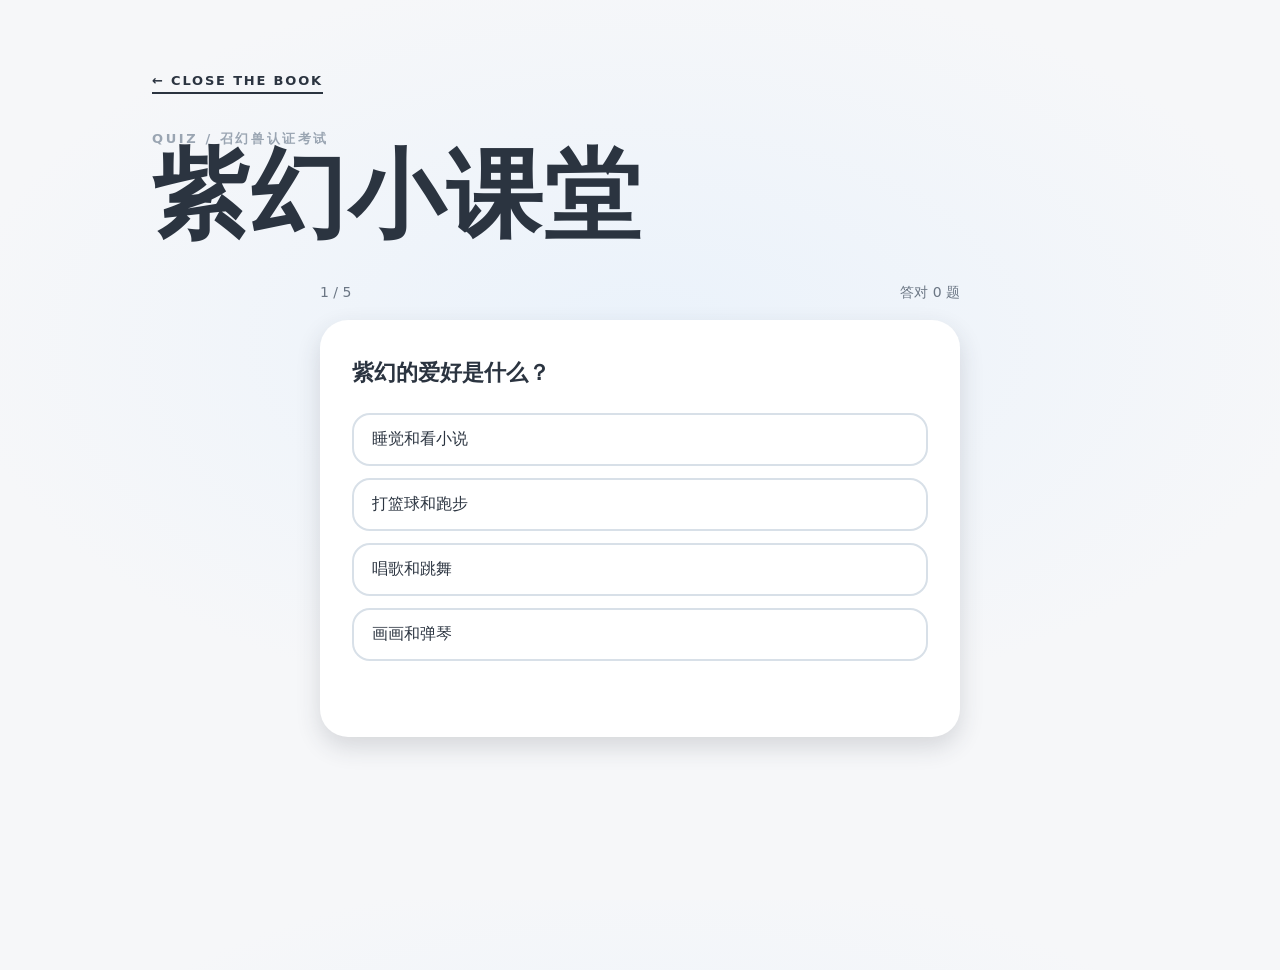
<file: quiz.html>
<!DOCTYPE html>
<html lang="zh-CN">
<head>
<meta charset="UTF-8">
<meta name="viewport" content="width=device-width, initial-scale=1.0">
<title>趣味问答 · 紫幻生日纪念</title>
<link rel="stylesheet" href="css/theme.css">
<link rel="stylesheet" href="css/style.css?v=19">
</head>
<body class="paper">
<main class="paper-page">
	<a class="back-link" href="index.html">← CLOSE THE BOOK</a>
	<header class="paper-head">
		<div class="en">QUIZ / 召幻兽认证考试</div>
		<h1>紫幻小课堂</h1>
	</header>

	<!-- 答题区 -->
	<section id="quizStage" class="quiz-stage">
		<div class="quiz-meta">
			<span id="quizProgress">0 / 5</span>
			<span id="quizScore">答对 0 题</span>
		</div>
		<div id="quizCard" class="quiz-card"></div>
		<button id="quizNext" class="quiz-btn" hidden>下一题 →</button>
	</section>

	<!-- 结算区 -->
	<section id="quizResult" class="quiz-result" hidden>
		<div class="result-emoji" id="resultEmoji">🎉</div>
		<h2 id="resultTitle">认证成功</h2>
		<p id="resultScore"></p>
		<p id="resultTitleName" class="result-title"></p>
		<button class="quiz-btn" onclick="startQuiz()">再来一局</button>
	</section>

	<!-- 彩蛋层（答对≥60%触发，随机抽取） -->
	<div id="eggLayer" class="egg-layer" hidden>
		<div class="egg-fx" id="eggFx"></div>
		<div class="egg-card">
			<div class="egg-emoji" id="eggEmoji">🎉</div>
			<h3 id="eggTitle">恭喜解锁彩蛋！</h3>
			<p class="egg-text" id="eggText"></p>
			<button class="quiz-btn" onclick="closeEgg()">收下啦</button>
		</div>
	</div>
</main>

<script src="js/data.js?v=3"></script>
<script>
/* ===================== 趣味问答逻辑 ===================== */
const cfg = SITE.quiz;
let pool = [];          // 本局题目
let idx = 0;            // 当前题号
let correct = 0;        // 答对数
let answered = false;   // 当前题是否已作答

const stage = document.getElementById("quizStage");
const card = document.getElementById("quizCard");
const progress = document.getElementById("quizProgress");
const scoreEl = document.getElementById("quizScore");
const nextBtn = document.getElementById("quizNext");
const result = document.getElementById("quizResult");

/* ---------- 洗牌 ---------- */
function shuffle(arr) {
	const a = arr.slice();
	for (let i = a.length - 1; i > 0; i--) {
		const j = Math.floor(Math.random() * (i + 1));
		[a[i], a[j]] = [a[j], a[i]];
	}
	return a;
}

/* ---------- 开始一局 ---------- */
function startQuiz() {
	pool = shuffle(cfg.questions).slice(0, cfg.perRound);
	idx = 0; correct = 0;
	result.hidden = true;
	stage.hidden = false;
	renderQuestion();
}

/* ---------- 渲染一题 ---------- */
function renderQuestion() {
	answered = false;
	nextBtn.hidden = true;
	const q = pool[idx];
	// 从干扰项池随机抽3个 + 正确答案，组成4个选项
	const opts = shuffle([q.answer, ...shuffle(q.distractors).slice(0, 3)]);
	progress.textContent = `${idx + 1} / ${pool.length}`;
	scoreEl.textContent = `答对 ${correct} 题`;
	card.innerHTML = `
		<h3 class="quiz-q">${q.q}</h3>
		<div class="quiz-opts">
			${opts.map(o => `<button class="quiz-opt" data-v="${o}">${o}</button>`).join("")}
		</div>
		<p class="quiz-feedback" id="fb"></p>
	`;
	card.querySelectorAll(".quiz-opt").forEach(btn => {
		btn.addEventListener("click", () => choose(btn, q.answer));
	});
}

/* ---------- 作答 ---------- */
function choose(btn, answer) {
	if (answered) return;
	answered = true;
	const fb = document.getElementById("fb");
	if (btn.dataset.v === answer) {
		correct++;
		btn.classList.add("right");
		fb.textContent = "答对啦！🍊";
		fb.className = "quiz-feedback right";
	} else {
		btn.classList.add("wrong");
		// 标出正确答案
		card.querySelectorAll(".quiz-opt").forEach(b => {
			if (b.dataset.v === answer) b.classList.add("right");
		});
		fb.textContent = `正确答案：${answer}`;
		fb.className = "quiz-feedback wrong";
	}
	scoreEl.textContent = `答对 ${correct} 题`;
	nextBtn.hidden = false;
	nextBtn.textContent = idx < pool.length - 1 ? "下一题 →" : "查看结果 →";
}

/* ---------- 下一题 / 结算 ---------- */
nextBtn.addEventListener("click", () => {
	idx++;
	if (idx < pool.length) renderQuestion();
	else showResult();
});

/* ---------- 结算 ---------- */
function showResult() {
	stage.hidden = true;
	result.hidden = false;
	const rate = correct / pool.length;
	const passed = rate >= cfg.passRate;
	document.getElementById("resultEmoji").textContent = passed ? "🎉" : "💪";
	document.getElementById("resultTitle").textContent = passed ? "认证成功！" : "再背背书吧~";
	document.getElementById("resultScore").textContent =
		`本局 ${pool.length} 题，答对 ${correct} 题（正确率 ${Math.round(rate*100)}%）`;
	// 按正确率给称号
	let ti;
	if (rate >= 1) ti = cfg.titles[4];
	else if (rate >= 0.8) ti = cfg.titles[3];
	else if (rate >= cfg.passRate) ti = cfg.titles[2];
	else if (rate >= 0.4) ti = cfg.titles[1];
	else ti = cfg.titles[0];
	document.getElementById("resultTitleName").textContent = `称号：${ti}`;
	// 解锁彩蛋
	if (passed) {
		setTimeout(() => openEgg(), 600);
	}
}

/* ---------- 彩蛋：随机抽取 + 播放动画 ---------- */
function openEgg() {
	const egg = cfg.eggs[Math.floor(Math.random() * cfg.eggs.length)];
	document.getElementById("eggEmoji").textContent = egg.emoji;
	document.getElementById("eggTitle").textContent = egg.title;
	document.getElementById("eggText").textContent = egg.text;
	document.getElementById("eggLayer").hidden = false;
	playEggFx(egg);
}

function playEggFx(egg) {
	const fx = document.getElementById("eggFx");
	fx.innerHTML = "";
	if (egg.type === "rain" || egg.type === "confetti") {
		const count = 36;
		const colors = ["#f6b93b","#e55934","#7bc74d","#5aa9e6","#c77dff","#ff6b9d"];
		for (let i = 0; i < count; i++) {
			const el = document.createElement("span");
			el.className = "fx-item";
			if (egg.type === "rain") {
				el.textContent = egg.emoji;
				el.style.fontSize = (18 + Math.random()*14) + "px";
			} else {
				el.style.background = colors[Math.floor(Math.random()*colors.length)];
				el.style.width = (6 + Math.random()*8) + "px";
				el.style.height = (6 + Math.random()*10) + "px";
				el.style.borderRadius = "2px";
			}
			el.style.left = Math.random()*100 + "%";
			el.style.animationDelay = (Math.random()*1.5) + "s";
			el.style.animationDuration = (2.2 + Math.random()*1.8) + "s";
			fx.appendChild(el);
		}
	} else if (egg.type === "cake") {
		// 蛋糕弹跳动效由 egg-emoji 的 bounce 实现，无需额外元素
	}
}

function closeEgg() {
	document.getElementById("eggLayer").hidden = true;
	document.getElementById("eggFx").innerHTML = "";
}

// 启动
startQuiz();
</script>
</body>
</html>
</file>
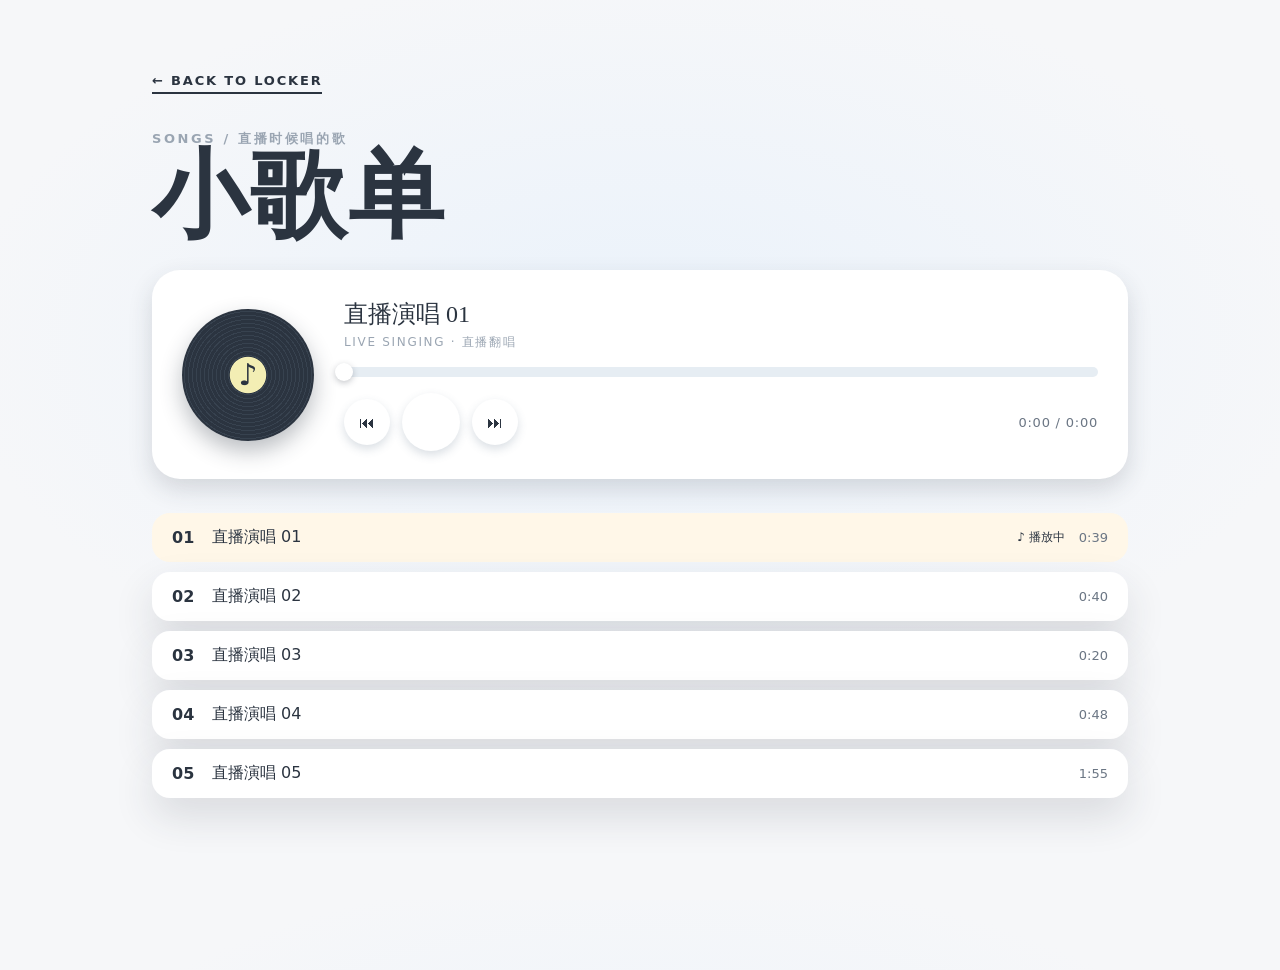
<file: songs.html>
<!DOCTYPE html>
<html lang="zh-CN">
<head>
<meta charset="UTF-8">
<meta name="viewport" content="width=device-width, initial-scale=1.0">
<title>直播唱的歌 · 紫幻生日纪念</title>
<link rel="stylesheet" href="css/theme.css">
<link rel="stylesheet" href="css/style.css?v=27">
</head>
<body class="paper">
<main class="paper-page">
	<a class="back-link" href="index.html">← BACK TO LOCKER</a>
	<header class="paper-head">
		<div class="en">SONGS / 直播时候唱的歌</div>
		<h1>小歌单</h1>
	</header>

	<!-- 播放器：唱片 / 标题 / 进度条 / 控制 -->
	<section class="player" id="player">
		<div class="player-disc">♪</div>
		<div class="player-main">
			<div class="player-title" id="trackTitle">—</div>
			<div class="player-sub">LIVE SINGING · 直播翻唱</div>
			<div class="player-bar" id="progressBar">
				<div class="player-bar-fill" id="barFill"></div>
				<div class="player-bar-knob" id="barKnob"></div>
			</div>
			<div class="player-bottom">
				<div class="player-controls">
					<button id="btnPrev" title="上一首">⏮</button>
					<button id="btnPlay" title="播放 / 暂停">▶</button>
					<button id="btnNext" title="下一首">⏭</button>
				</div>
				<div class="player-time" id="timeText">0:00 / 0:00</div>
			</div>
		</div>
	</section>

	<!-- 歌曲列表 -->
	<ol class="song-list" id="songList"></ol>
</main>

<audio id="audio" preload="metadata"></audio>

<script src="js/data.js?v=8"></script>
<script>
(function () {
	"use strict";
	const songs = SITE.songs;
	const audio = document.getElementById("audio");
	const player = document.getElementById("player");
	const titleEl = document.getElementById("trackTitle");
	const timeText = document.getElementById("timeText");
	const bar = document.getElementById("progressBar");
	const fill = document.getElementById("barFill");
	const knob = document.getElementById("barKnob");
	const btnPlay = document.getElementById("btnPlay");
	const btnPrev = document.getElementById("btnPrev");
	const btnNext = document.getElementById("btnNext");
	const listEl = document.getElementById("songList");

	let idx = 0;

	/* ---------- 渲染列表 ---------- */
	listEl.innerHTML = songs.map((s, i) =>
		`<li class="song-item" data-i="${i}">
			<span class="no">${String(i + 1).padStart(2, "0")}</span>
			<span class="name">${s.title}</span>
			<span class="tag">♪ 播放中</span>
			<span class="dur" data-dur="${i}">--:--</span>
		</li>`).join("");
	const items = [...listEl.querySelectorAll(".song-item")];
	items.forEach(el => el.addEventListener("click", () => play(+el.dataset.i, true)));

	/* ---------- 拿每首歌时长（加载元数据即可，不播放） ---------- */
	songs.forEach((s, i) => {
		const probe = new Audio();
		probe.preload = "metadata";
		probe.src = `assets/audio/${s.file}`;
		probe.addEventListener("loadedmetadata", () => {
			const el = listEl.querySelector(`[data-dur="${i}"]`);
			if (el) el.textContent = fmt(probe.duration);
		});
	});

	function fmt(sec) {
		if (!isFinite(sec)) return "--:--";
		const m = Math.floor(sec / 60), s = Math.floor(sec % 60);
		return `${m}:${String(s).padStart(2, "0")}`;
	}

	/* ---------- 播放控制 ---------- */
	function play(i, autoplay) {
		idx = (i + songs.length) % songs.length;
		audio.src = `assets/audio/${songs[idx].file}`;
		titleEl.textContent = songs[idx].title;
		items.forEach((el, n) => el.classList.toggle("current", n === idx));
		if (autoplay) {
			audio.play().catch(() => {});
		} else {
			updatePlayBtn();
		}
	}

	function updatePlayBtn() {
		btnPlay.textContent = audio.paused ? "▶" : "⏸";
		player.classList.toggle("playing", !audio.paused);
	}

	btnPlay.addEventListener("click", () => {
		if (!audio.src) play(0, true);
		else if (audio.paused) audio.play().catch(() => {});
		else audio.pause();
	});
	btnPrev.addEventListener("click", () => play(idx - 1, true));
	btnNext.addEventListener("click", () => play(idx + 1, true));

	audio.addEventListener("play", updatePlayBtn);
	audio.addEventListener("pause", updatePlayBtn);
	audio.addEventListener("ended", () => play(idx + 1, true));   // 播完自动切下一首
	audio.addEventListener("timeupdate", () => {
		const p = audio.duration ? (audio.currentTime / audio.duration) * 100 : 0;
		fill.style.width = p + "%";
		knob.style.left = p + "%";
		timeText.textContent = `${fmt(audio.currentTime)} / ${fmt(audio.duration)}`;
	});

	/* ---------- 进度条：点击 / 拖拽跳转 ---------- */
	let seeking = false;
	function seekTo(clientX) {
		const rect = bar.getBoundingClientRect();
		const p = Math.min(1, Math.max(0, (clientX - rect.left) / rect.width));
		if (audio.duration) {
			audio.currentTime = p * audio.duration;
			fill.style.width = p * 100 + "%";
			knob.style.left = p * 100 + "%";
		}
	}
	bar.addEventListener("pointerdown", e => {
		seeking = true;
		bar.setPointerCapture(e.pointerId);
		seekTo(e.clientX);
	});
	bar.addEventListener("pointermove", e => { if (seeking) seekTo(e.clientX); });
	bar.addEventListener("pointerup", () => { seeking = false; });

	/* ---------- 初始：载入第一首信息，不自动播放 ---------- */
	play(0, false);
})();
</script>
</body>
</html>
</file>
<file: css/theme.css>
/* ============================================================
   theme.css —— 全站配色/字体/圆角 变量（换肤唯一入口）
   想换颜色？只改本文件里的色值即可，全站自动生效。
   色值目前是参考视频的浅蓝+奶白占位，你可以随意替换。
   ============================================================ */

:root {
	/* —— 页面背景 —— */
	--paper-bg: #f6f7f9;          /* 纸张底色（内容页/场景背景） */
	--paper-bg-2: #ffffff;        /* 卡片/纸面白色 */
	--scene-glow: #eaf2fb;        /* 场景中心柔光 */

	/* —— 储物柜 —— */
	--locker-body: #cfe0ee;       /* 柜体外侧深色边 */
	--locker-door: #e8f1f8;       /* 柜门正面浅蓝 */
	--locker-door-edge: #b9d3e6;  /* 柜门边框/通风槽 */
	--locker-inside: #bcd4e6;     /* 柜内背板 */
	--locker-shelf: #dce9f3;      /* 层板颜色 */
	--locker-handle: #9fb9cc;     /* 门把手 */

	/* —— 文本 —— */
	--ink: #2b3440;               /* 主文字（近黑藏青） */
	--ink-soft: #6b7684;          /* 次要文字 */
	--ink-faint: #9aa5b2;         /* 提示性文字 */

	/* —— 强调色（文件夹/按钮/贴纸，可任意改） —— */
	--accent-a: #d7f24f;          /* 荧光柠绿 */
	--accent-b: #3146e0;          /* 宝蓝 */
	--accent-c: #16161a;          /* 近黑 */
	--accent-d: #f4f1e8;          /* 米白 */
	--accent-e: #e8803f;          /* 橘子橙（预留） */
	--accent-pink: #f3c9c2;       /* 便利贴粉 */
	--accent-green: #cfe8cf;      /* 便利贴绿 */
	--accent-yellow: #f3eeb4;     /* 便利贴黄 */

	/* —— 线条/阴影 —— */
	--line: #d8e0e8;
	--shadow-soft: 0 18px 40px rgba(43, 52, 64, .14);
	--shadow-card: 0 10px 24px rgba(43, 52, 64, .16);

	/* —— 字体 —— */
	--font-round: "Nunito", "PingFang SC", "Microsoft YaHei", "Hiragino Sans GB", system-ui, sans-serif;
	--font-serif-display: Georgia, "Songti SC", "SimSun", serif;

	/* —— 圆角 —— */
	--r-sm: 10px;
	--r-md: 18px;
	--r-lg: 28px;
	--r-pill: 999px;
}
</file>
<file: css/style.css>
/* ============================================================
   style.css —— 布局与组件样式
   分区：①基础 ②场景运镜 ③储物柜/门 ④柜内物品/热区 ⑤门扇装饰
   		⑥导航 ⑦弹层通用 ⑧文件夹扇 ⑨卡片扇 ⑩证件卡 ⑪软木板
   		⑫BGM ⑬调试模式 ⑭子页纸张风 ⑮减弱动效
   改排版：每个区块都有注释，直接增删即可。
   ============================================================ */

* { margin: 0; padding: 0; box-sizing: border-box; }
html, body { height: 100%; }
body {
	font-family: var(--font-round);
	color: var(--ink);
	background:
		radial-gradient(1100px 600px at 50% 38%, var(--scene-glow) 0%, var(--paper-bg) 62%);
	overflow: hidden;
}
button { font-family: inherit; }

/* ================= ②场景与运镜 ================= */
.scene {
	width: 100%; height: 100vh;
	display: flex; align-items: center; justify-content: center;
}
.camera {
	perspective: 1900px;
	perspective-origin: 50% 42%;
	display: flex; flex-direction: column; align-items: center;
}
.locker {
	--zoom: var(--zoom-duration, 1600ms);
	--door: var(--door-duration, 1100ms);
	width: min(1180px, 94vw);
	height: min(640px, 70vh);
	display: flex;
	gap: 14px;
	padding: 16px;
	background: linear-gradient(160deg, #dbe9f4, var(--locker-body));
	border-radius: 22px;
	box-shadow: var(--shadow-soft), inset 0 2px 0 rgba(255,255,255,.6);
	position: relative;
	transform-style: preserve-3d;
	transition: transform var(--zoom) cubic-bezier(.22,.75,.22,1);
	transform:
		rotateY(var(--start-y, -32deg))
		rotateX(var(--start-x, 8deg))
		scale(.86) translateY(60px);
}
.locker.in {
	transform: rotateY(0) rotateX(0) scale(1) translateY(0);
}
.floor-shadow {
	width: 62%; height: 34px; margin-top: -6px;
	background: radial-gradient(ellipse at center, rgba(43,52,64,.22), transparent 68%);
	border-radius: 50%;
	transition: opacity var(--zoom);
	opacity: .5;
}
.locker.in ~ .floor-shadow { opacity: 1; }

/* ================= ③柜格与柜门 ================= */
.bay {
	flex: 1;
	position: relative;
	border-radius: 10px;
	transform-style: preserve-3d;
}
.inside {
	position: absolute; inset: 0;
	border-radius: 10px;
	background:
		linear-gradient(180deg, rgba(255,255,255,.18), rgba(255,255,255,0) 30%),
		var(--locker-inside);
	box-shadow: inset 0 0 26px rgba(80,110,135,.35);
	opacity: 0;
	transition: opacity .5s ease .35s;
}
.bay-2.open .inside { opacity: 1; }
/* 只有“物品本身”接收点击，柜板/层板/门扇不拦截 */
.inside, .shelf { pointer-events: none; }
.inside .obj { pointer-events: auto; }
.door-closed, .door-swing { pointer-events: none; }
.door-closed .hotspot, .door-swing .obj { pointer-events: auto; }

.door-closed {
	position: absolute; inset: 0;
	border-radius: 10px;
	background: linear-gradient(170deg, #f2f8fd 0%, var(--locker-door) 55%, #d9e8f3 100%);
	box-shadow: inset 0 0 0 2px rgba(255,255,255,.5), inset 8px 0 18px rgba(120,150,175,.12);
	z-index: 3;
}
.door-swing {
	position: absolute; inset: 0;
	transform-origin: right center;
	transform: rotateY(0deg);
	z-index: 6;
	transform-style: preserve-3d;
	will-change: transform;
}
/* 门扇正反两面 */
.door-face {
	position: absolute; inset: 0;
	border-radius: 10px;
	backface-visibility: hidden;
	-webkit-backface-visibility: hidden;
}
.door-outer {
	background: linear-gradient(170deg, #f2f8fd 0%, var(--locker-door) 55%, #d9e8f3 100%);
	box-shadow: inset 0 0 0 2px rgba(255,255,255,.5);
}
.door-inner {
	transform: rotateY(180deg);
	background:
		linear-gradient(180deg, rgba(255,255,255,.18), rgba(255,255,255,0) 30%),
		var(--locker-inside);
	box-shadow: inset 0 0 0 2px rgba(255,255,255,.35), inset 0 0 26px rgba(80,110,135,.28);
}
/* 内测面的物品要再翻一次，否则文字/图形会镜像 */
.door-inner .obj { transform: rotateY(180deg); }
.door-inner .obj:hover { transform: rotateY(180deg) scale(1.08); }

/* 开门：自然外摆带轻微回弹，定格约140°（转过90°后内测面朝向我们，
   同时门扇摆到③号门前把它遮住，②号柜内部完全露出） */
.bay-2.open .door-swing {
	animation: doorSwing var(--door) cubic-bezier(.34,1.25,.5,1) forwards;
}
@keyframes doorSwing {
	0%   { transform: rotateY(0deg); }
	55%  { transform: rotateY(152deg); }
	76%  { transform: rotateY(134deg); }
	100% { transform: rotateY(140deg); }
}
/* 合页侧的门厚度条（开门后可见的窄侧面） */
.bay-2.open::after {
	content: ""; position: absolute; top: 0; right: -7px; bottom: 0;
	width: 8px; z-index: 7;
	background: linear-gradient(90deg, #a9c3d8, #c9deee);
	border-radius: 0 4px 4px 0;
}
/* ③号门在开门后处于门影中，略微压暗 */
.bay-2.open ~ .bay-3 .door-closed {
	background: linear-gradient(170deg, #cddce8 0%, #c2d5e4 100%);
}

/* 通风槽（上下两排） */
.vent {
	position: absolute; left: 50%; transform: translateX(-50%);
	width: 64px; height: 34px;
	background: repeating-linear-gradient(180deg,
		var(--locker-door-edge) 0 6px, transparent 6px 10px);
	opacity: .8;
}
.vent-top { top: 18px; }
.vent-bottom { bottom: 18px; }
.handle {
	position: absolute; right: 22px; top: 50%;
	width: 20px; height: 64px; transform: translateY(-50%);
	border-radius: var(--r-pill);
	background: linear-gradient(90deg, #8fa8bb, var(--locker-handle) 50%, #b6cbdb);
	box-shadow: inset 0 1px 2px rgba(255,255,255,.7), 0 3px 6px rgba(60,85,105,.25);
}

/* ================= ④柜内物品 / 热区 ================= */
.shelf {
	position: absolute; left: -2px; right: -2px; height: 12px;
	background: linear-gradient(180deg, var(--locker-shelf), #c3d7e6);
	border-radius: 4px;
	box-shadow: 0 6px 10px rgba(70,100,125,.25);
}
/* 层板位置（百分比，缩放时不跑偏） */
.shelf-top { top: 30%; }
.shelf-mid { top: 62%; }
.shelf-bottom { bottom: 2%; }

.obj {
	border: none; background: none; padding: 0;
	position: absolute; cursor: pointer;
	transition: transform .25s ease, filter .25s ease;
	filter: drop-shadow(0 6px 8px rgba(70,95,120,.25));
	z-index: 2;
}
.obj svg { width: 100%; height: auto; display: block; }
/* 书本：顶部挨着柜体顶部，底部贴紧顶层板 */
.obj-books { left: 18px; right: 18px; top: 8px; bottom: calc(70% - 2px); z-index: 1; }
.obj-books svg { width: 100%; height: 100%; }
/* 中层：奖杯+蛋糕原尺寸紧挨并排坐在中层板上（70°开门后格内露出区约0~180px） */
.obj-trophy { width: 92px; left: 6px; right: auto; bottom: calc(38% + 6px); }
.obj-cake   { width: 74px; left: 100px; right: auto; bottom: calc(38% + 6px); }
/* 底层：书包+吉他原尺寸并排坐在底板上 */
.obj-bag    { width: 90px; left: 8px; right: auto; bottom: 16px; }
.obj-guitar { width: 76px; left: 100px; right: auto; bottom: 14px; }
/* 窄窗口（900px以下）：物品收一档、门再开大到78°以露出更多格内空间 */
@media (max-width: 900px) {
	.bay-2.open .door-swing { animation-name: doorSwingSmall; }
	.obj-books { top: 6px; bottom: calc(70% - 2px); }
	.obj-trophy { width: 60px; left: 8px; }
	.obj-cake { width: 44px; left: 66px; }
	.obj-bag { width: 60px; left: 8px; }
	.obj-guitar { width: 46px; left: 66px; }
}
@keyframes doorSwingSmall {
	0%   { transform: rotateY(0deg); }
	55%  { transform: rotateY(156deg); }
	76%  { transform: rotateY(138deg); }
	100% { transform: rotateY(144deg); }
}

/* 悬停圆圈提示（同参考视频） */
.hotspot::after {
	content: ""; position: absolute; inset: -12px;
	border: 2px solid rgba(43,52,64,.55);
	border-radius: 42%;
	opacity: 0; transform: scale(.82);
	transition: opacity .2s, transform .2s;
	pointer-events: none;
}
.hotspot:hover::after, .hotspot:focus-visible::after { opacity: .8; transform: scale(1); }
.obj:hover, .obj:focus-visible { transform: translateY(-5px) scale(1.06); outline: none; }
.obj.focused {
	transform: translateY(-8px) scale(1.18) !important;
	filter: drop-shadow(0 0 22px rgba(232,128,63,.55)) drop-shadow(0 10px 14px rgba(70,95,120,.3));
	z-index: 20;
}

/* ①号门：拍立得照片墙（7张真实照片，错落贴在门上） */
.photo-wall { position: absolute; inset: 0; pointer-events: none; }
.pw {
	position: absolute;
	background: #fff; padding: 6px 6px 22px;
	border-radius: 3px;
	box-shadow: 0 6px 12px rgba(60,85,110,.28);
	overflow: hidden;
	pointer-events: auto;
	transition: transform .25s ease, box-shadow .25s ease;
}
.pw img {
	display: block; width: 100%; height: 100%; object-fit: cover;
	border-radius: 1px;
}
/* 7张小拍立得：散落拼贴风格，部分重叠，顶部胶带固定 */
.pw {
	background: #fff; padding: 2px 2px 7px;
}
/* 顶部胶带 */
.pw::before {
	content: ""; position: absolute; top: -5px; left: 50%;
	transform: translateX(-50%) rotate(-2deg);
	width: 16px; height: 6px;
	background: rgba(255,255,255,.75);
	border-left: 1px dashed rgba(180,200,215,.5);
	border-right: 1px dashed rgba(180,200,215,.5);
	z-index: 2;
}
/* ①号门排布：4 张照片错落两行（pw-5/6/7 已移到④号门，可互相拖回） */
.pw-1 { width: 27px; height: 33px; top: 22%; left: 12%; --rot: -8deg; transform: rotate(var(--rot)); z-index: 2; }
.pw-2 { width: 27px; height: 33px; top: 18%; left: 44%; --rot: 3deg;  transform: rotate(var(--rot)); z-index: 4; }
.pw-3 { width: 27px; height: 33px; top: 44%; left: 18%; --rot: 10deg; transform: rotate(var(--rot)); z-index: 3; }
.pw-4 { width: 27px; height: 33px; top: 46%; left: 48%; --rot: -4deg; transform: rotate(var(--rot)); z-index: 2; }
/* ④号门初始排布：3 张照片（右上 / 左下 / 右下，避开地图贴纸和门把手） */
.bay-4 .pw-5 { width: 27px; height: 33px; top: 10%; left: 63%; --rot: 6deg;  z-index: 2; }
.bay-4 .pw-6 { width: 27px; height: 33px; top: 60%; left: 10%; --rot: -5deg; z-index: 3; }
.bay-4 .pw-7 { width: 27px; height: 33px; top: 64%; left: 60%; --rot: 4deg;  z-index: 2; }
/* 照片被拖到另一扇门后的默认位置（内联 top/left 会覆盖它） */
.bay-1 .pw-5, .bay-1 .pw-6, .bay-1 .pw-7 { width: 27px; height: 33px; }
.bay-4 .pw-1, .bay-4 .pw-2, .bay-4 .pw-3, .bay-4 .pw-4 { width: 27px; height: 33px; }
.pw:hover {
	transform: rotate(0deg) translateY(-4px) scale(1.2);
	box-shadow: 0 12px 22px rgba(60,85,110,.38);
	z-index: 9;
}

/* DIY 趣味小贴纸：emoji 装饰，可在两扇门之间自由拖动 */
.diy-sticker {
	position: absolute;
	font-size: 22px; line-height: 1;
	pointer-events: auto; cursor: grab;
	user-select: none; -webkit-user-drag: none;
	filter: drop-shadow(0 3px 5px rgba(60,85,110,.35));
	transform: rotate(var(--rot, 0deg));
	transition: transform .2s ease;
	touch-action: none;
}
.diy-sticker.st-lg { font-size: 30px; }
.diy-sticker.st-badge {
	width: 34px; height: 34px; border-radius: 50%;
	background: #fff;
	display: flex; align-items: center; justify-content: center;
	font-size: 18px;
	box-shadow: 0 4px 8px rgba(60,85,110,.28);
}
.diy-sticker.st-badge.st-lg { width: 42px; height: 42px; font-size: 24px; }
.diy-sticker:hover { transform: rotate(0deg) scale(1.25); z-index: 9; }
/* ②号门内测贴纸：门整体翻转过，贴纸内容要再翻一次才不镜像 */
.diy-sticker.on-inner { transform: rotateY(180deg) rotate(var(--rot, 0deg)); }
/* 纯装饰贴纸：不拦截点击（证件卡/打字机热区正常用），跟随门转动 */
.diy-sticker.static-sticker { pointer-events: none; cursor: default; z-index: 1; }
/* 照片也关掉触屏默认手势，拖动才不被浏览器抢走 */
.pw { touch-action: none; -webkit-user-drag: none; user-select: none; }
/* 松手落位瞬间禁用过渡，避免“飘一下”的迟滞感 */
.pw.no-anim, .diy-sticker.no-anim { transition: none !important; }
/* 跨门拖拽中：元素临时挂到 body 上，固定定位脱离柜门，不再被遮挡/裁切 */
.pw.free-drag, .diy-sticker.free-drag {
	position: fixed !important;
	top: auto !important; left: auto !important;
	right: auto !important; bottom: auto !important;
	margin: 0 !important;
	z-index: 9999 !important;
	transition: none !important;
	pointer-events: none !important;
	will-change: transform;
}

.shelf-deco {
	position: absolute; bottom: 24%; left: 18%; right: 18%; height: 40px;
	background: linear-gradient(180deg, #ffffff, #eaf2f9);
	border-radius: 6px 6px 12px 12px;
	box-shadow: inset 0 -8px 14px rgba(160,185,205,.4), 0 6px 8px rgba(90,120,145,.18);
}

/* ④号门：小地图热区 + 小圆点装饰（照片墙见上方 .photo-wall/.diy-sticker） */
.sticker-map {
	width: 74px; position: absolute; top: 30%; left: 9%;
	transform: rotate(-6deg); cursor: pointer; border: none; background: none; padding: 0;
	transition: transform .25s;
}
.sticker-map svg { width: 100%; filter: drop-shadow(0 4px 6px rgba(70,95,120,.22)); }
.sticker-map:hover { transform: rotate(-6deg) translateY(-4px) scale(1.06); }
.sticker-dot {
	position: absolute; top: 47%; right: 22%;
	width: 22px; height: 22px; border-radius: 50%;
	background: radial-gradient(circle at 35% 30%, #f6c563, var(--accent-e));
	box-shadow: 0 3px 6px rgba(120,90,40,.3);
}
/* ④号门把手在右侧（参考图） */
.bay-4 .handle { right: 22px; left: auto; }

/* ================= ⑤门扇装饰（贴纸/证件卡/打字机） ================= */
.sticker {
	position: absolute; display: block;
	box-shadow: 0 3px 6px rgba(70,95,120,.2);
}
.s1 { top: 16px; right: 8px; width: 26px; height: 22px; background: #e8737a; clip-path: polygon(50% 0,61% 35%,98% 35%,68% 57%,79% 91%,50% 70%,21% 91%,32% 57%,2% 35%,39% 35%); transform: rotate(-12deg); }
.s2 { top: 150px; left: 10px; width: 22px; height: 22px; background: var(--accent-a); clip-path: polygon(50% 0,61% 35%,98% 35%,68% 57%,79% 91%,50% 70%,21% 91%,32% 57%,2% 35%,39% 35%); transform: rotate(10deg); }
.s3 { top: 200px; right: 14px; width: 44px; height: 16px; border-radius: 4px; background: #fff; transform: rotate(-6deg); }
.s4 { top: 250px; left: 14px; width: 20px; height: 20px; border-radius: 50%; background: #cfe0ee; transform: rotate(8deg); }
.s5 { top: 110px; left: 6px; width: 30px; height: 30px; border-radius: 8px; background: #f3c9c2; transform: rotate(-14deg); }

/* ②号门向右开（合页在右），把手统一在门左侧 */
.door-swing .handle { right: auto; left: 22px; }

.obj-idcard {
	width: 58px; top: 30px; right: 26px; pointer-events: auto;
}
.obj-idcard svg { width: 100%; filter: drop-shadow(0 6px 8px rgba(70,95,120,.3)); }
/* 打字机靠近门自由边（开门后的近侧，透视放大） */
.obj-typewriter {
	width: 100px; bottom: 10px; left: 10px; right: auto; pointer-events: auto;
}
.obj-typewriter svg { width: 100%; filter: drop-shadow(0 6px 8px rgba(70,95,120,.3)); }
.bay-2:not(.open) .door-swing .obj { visibility: hidden; }

/* ================= ⑥顶部导航 ================= */
.topnav {
	position: fixed; top: 24px; left: 50%; transform: translateX(-50%);
	display: flex; gap: 64px; z-index: 40;
}
.topnav a {
	text-decoration: none; color: var(--ink-soft);
	font-size: 13px; letter-spacing: .18em; font-weight: 700;
	padding-bottom: 6px; position: relative;
	transition: color .2s;
}
.topnav a::after {
	content: ""; position: absolute; left: 0; right: 0; bottom: 0; height: 2px;
	background: var(--ink); transform: scaleX(0); transition: transform .25s;
}
.topnav a:hover { color: var(--ink); }
.topnav a:hover::after { transform: scaleX(1); }

/* ================= ⑦弹层通用 ================= */
.modal-root {
	position: fixed; inset: 0; z-index: 100;
	display: flex; align-items: center; justify-content: center;
	background: rgba(240,243,247,.72);
	backdrop-filter: blur(6px);
}
.modal-root[hidden] { display: none; }
.modal-close {
	position: fixed; top: 40px; right: 56px;
	width: 46px; height: 46px; border-radius: 50%;
	border: none; background: var(--ink); color: #fff;
	font-size: 20px; cursor: pointer; z-index: 120;
	box-shadow: 0 6px 16px rgba(0,0,0,.25);
	transition: transform .2s;
}
.modal-close:hover { transform: rotate(90deg) scale(1.06); }
.modal-pop { animation: pop .34s cubic-bezier(.2,1.3,.4,1) both; }

/* 照片大图查看 */
.lightbox-box {
	background: #fff; padding: 14px; border-radius: 12px;
	box-shadow: 0 24px 60px rgba(0,0,0,.35);
	max-width: 88vw; max-height: 86vh;
	display: flex; align-items: center; justify-content: center;
}
.lightbox-box img {
	max-width: 84vw; max-height: 80vh;
	border-radius: 6px; display: block;
}
@keyframes pop {
	from { opacity: 0; transform: scale(.85) translateY(14px); }
	to   { opacity: 1; transform: scale(1) translateY(0); }
}

/* ================= ⑧文件夹扇 ================= */
.fan { position: relative; width: 720px; height: 300px; }
.folder {
	position: absolute; top: 40px;
	width: 240px; height: 170px;
	border: none; border-radius: 14px;
	display: flex; flex-direction: column; align-items: center; justify-content: center;
	gap: 8px; cursor: pointer; text-decoration: none;
	box-shadow: var(--shadow-card);
	transition: transform .28s ease, box-shadow .28s ease;
}
.folder::before {
	content: ""; position: absolute; top: -16px; left: 0;
	width: 92px; height: 26px; border-radius: 14px 14px 0 0;
	background: inherit;
}
.folder .f-en { font-size: 26px; font-weight: 900; letter-spacing: .06em; }
.folder .f-zh { font-size: 18px; font-weight: 800; }
.folder:hover { transform: rotate(0deg) translateY(-14px) scale(1.06) !important; z-index: 5; }
.folder:nth-child(1) { left: 30px;  transform: rotate(-11deg); }
.folder:nth-child(2) { left: 240px; transform: rotate(0deg); z-index: 2; }
.folder:nth-child(3) { left: 450px; transform: rotate(11deg); }

/* ================= ⑨书包卡册：故事卡，点击/按钮前后翻看 ================= */
.bag-deck {
	display: flex; flex-direction: column; align-items: center; gap: 18px;
}
.bag-stage {
	width: 360px; min-height: 240px;
	cursor: pointer; position: relative;
}
.bag-card {
	background: var(--c, #fff); border-radius: var(--r-md);
	box-shadow: var(--shadow-card);
	padding: 32px 28px; min-height: 240px;
	box-sizing: border-box;
}
.bag-card h3 { font-size: 22px; margin-bottom: 16px; }
.bag-card p { color: var(--ink-soft); line-height: 1.9; font-size: 15px; }
.bag-counter {
	font-size: 14px; color: var(--ink-soft); letter-spacing: .1em;
}
.bag-hint { font-size: 12px; color: var(--ink-soft); opacity: .7; }
/* 翻页导航：上一张 / 页码 / 下一张 */
.bag-nav {
	display: flex; align-items: center; gap: 18px;
}
.bag-btn {
	border: none; cursor: pointer;
	font-size: 13px; letter-spacing: .08em;
	padding: 8px 18px; border-radius: 999px;
	background: #fff; color: var(--ink);
	box-shadow: 0 3px 8px rgba(70,95,120,.18);
	transition: transform .2s ease, box-shadow .2s ease;
}
.bag-btn:hover { transform: translateY(-2px); box-shadow: 0 6px 14px rgba(70,95,120,.26); }
.bag-btn:active { transform: translateY(0); }
/* 翻卡进场动画（下一张从右翻入，上一张从左翻入） */
.bag-card.flip-in { animation: flipIn .4s cubic-bezier(.2,1.2,.3,1) both; }
.bag-card.flip-in-prev { animation: flipInPrev .4s cubic-bezier(.2,1.2,.3,1) both; }
@keyframes flipIn {
	from { opacity: 0; transform: rotateY(70deg) translateY(10px) scale(.9); }
	to   { opacity: 1; transform: rotateY(0) translateY(0) scale(1); }
}
@keyframes flipInPrev {
	from { opacity: 0; transform: rotateY(-70deg) translateY(10px) scale(.9); }
	to   { opacity: 1; transform: rotateY(0) translateY(0) scale(1); }
}

/* ================= ⑩证件卡弹层 ================= */
.id-card {
	width: 680px; max-width: 92vw;
	background: #fcfcf8; border-radius: 20px;
	border: 2px dashed #b9c6d2;
	box-shadow: var(--shadow-soft);
	padding: 34px 40px 26px;
	position: relative;
}
.id-card h2 {
	font-family: var(--font-serif-display);
	font-size: 46px; letter-spacing: .04em; line-height: 1.1;
}
.id-card h2 small {
	display: block;
	font-family: var(--font-round);
	font-size: 16px; color: var(--ink-soft); letter-spacing: .1em;
	margin-top: 6px;
}
.id-head { display: flex; gap: 30px; margin-top: 22px; align-items: center; }
.id-avatar {
	width: 130px; height: 130px; border-radius: 50%;
	background: var(--accent-yellow) center/cover no-repeat;
	border: 3px solid #fff;
	box-shadow: 0 4px 14px rgba(0,0,0,.15);
	flex: none;
}
.id-list { display: grid; grid-template-columns: 1fr 1fr; gap: 10px 28px; width: 100%; }
.id-list div { border-bottom: 1px dotted var(--line); padding: 7px 2px; font-size: 15px; }
.id-list b { color: var(--ink-soft); font-weight: 600; margin-right: 8px; }
.id-barcode {
	margin-top: 20px; height: 34px;
	background: repeating-linear-gradient(90deg,
		var(--ink) 0 2px, transparent 2px 4px,
		var(--ink) 4px 5px, transparent 5px 9px,
		var(--ink) 9px 12px, transparent 12px 15px);
	opacity: .85; border-radius: 3px;
}

/* ================= ⑪软木板祝福墙 ================= */
.board {
	width: min(900px, 92vw); height: min(600px, 78vh);
	background:
		radial-gradient(circle at 20% 30%, rgba(255,255,255,.08), transparent 40%),
		#c69a6c;
	border: 14px solid #b0875c; border-radius: 22px;
	position: relative; overflow: hidden;
	box-shadow: var(--shadow-soft);
}
.note {
	position: absolute; width: 158px; min-height: 120px;
	padding: 16px 14px 14px;
	border-radius: 3px;
	box-shadow: 0 8px 16px rgba(80,55,30,.3);
	font-size: 14px; line-height: 1.7; color: #5a4636;
	animation: noteIn .5s cubic-bezier(.2,1.3,.4,1) both;
	cursor: pointer;
	transition: transform .2s ease, box-shadow .2s ease;
}
.note:hover {
	transform: rotate(0deg) scale(1.06) !important;
	box-shadow: 0 14px 24px rgba(80,55,30,.4);
	z-index: 4;
}
/* 便利贴详情浮层 */
.note-detail {
	position: absolute; inset: 0; z-index: 20;
	display: flex; align-items: center; justify-content: center;
	background: rgba(60,40,20,.45);
	backdrop-filter: blur(3px);
	border-radius: 8px;
}
.note-detail[hidden] { display: none; }
.note-detail-card {
	position: relative;
	width: min(420px, 86%);
	background: #fff8e8;
	border-radius: 14px;
	padding: 36px 28px 28px;
	box-shadow: 0 20px 48px rgba(60,40,20,.5);
}
.note-detail-card.flip-in { animation: flipIn .35s cubic-bezier(.2,1.2,.3,1) both; }
.note-detail-close {
	position: absolute; top: 10px; right: 14px;
	border: none; background: none; font-size: 24px; color: #b59a7a;
	cursor: pointer; line-height: 1;
}
.note-detail-close:hover { color: #8a6d4a; }
.note-detail-who {
	font-size: 13px; color: #9a8262; margin-bottom: 12px;
}
.note-detail-text {
	font-size: 17px; line-height: 1.9; color: #4a3828;
	word-break: break-word; white-space: pre-wrap;
}
@keyframes noteIn {
	from { opacity: 0; transform: scale(.6) rotate(0); }
}
.note .pin {
	position: absolute; top: -7px; left: 50%; transform: translateX(-50%);
	width: 14px; height: 14px; border-radius: 50%;
	background: radial-gradient(circle at 35% 30%, #e88, #b33);
	box-shadow: 0 2px 3px rgba(0,0,0,.3);
}
.note .who { display: block; margin-top: 8px; font-size: 12px; opacity: .7; text-align: right; }

.typewriter-bar {
	position: absolute; left: 50%; bottom: 16px; transform: translateX(-50%);
	display: flex; gap: 10px; align-items: center;
	background: #fbf6ea; border-radius: 12px;
	padding: 10px 14px;
	box-shadow: 0 10px 20px rgba(80,55,30,.35);
	z-index: 5;
}
.typewriter-bar input {
	border: none; background: transparent; outline: none;
	font-family: var(--font-round); font-size: 14px;
	width: 300px; color: #5a4636;
}
.typewriter-bar button {
	border: none; border-radius: 8px;
	background: #8a5a3b; color: #fff;
	padding: 8px 16px; font-size: 13px; font-weight: 700;
	cursor: pointer; letter-spacing: .08em;
}
.typewriter-bar button:hover { background: #744a2f; }
.typewriter-bar .tw-name { width: 90px; border-right: 1px solid #e2d3bc; }

/* ================= ⑫BGM ================= */
.bgm-btn {
	position: fixed; right: 28px; bottom: 26px; z-index: 60;
	border: none; border-radius: var(--r-pill);
	background: var(--ink); color: #fff;
	padding: 10px 18px; font-size: 13px; cursor: pointer;
	box-shadow: var(--shadow-card);
}
.bgm-btn.playing { background: var(--accent-e); color: #3a2410; }

/* ================= ⑬热区调试（按 H 开关） ================= */
body.debug .hotspot { outline: 2px dashed rgba(220,60,60,.75); outline-offset: 2px; }
body.debug .hotspot::after { display: none; }

/* ================= ⑭子页：纸张风通用 ================= */
body.paper { overflow: auto; }
.paper-page {
	max-width: 1040px; margin: 70px auto 100px; padding: 0 32px;
}
.back-link {
	display: inline-flex; align-items: center; gap: 8px;
	text-decoration: none; color: var(--ink);
	font-size: 13px; letter-spacing: .14em; font-weight: 700;
	border-bottom: 2px solid var(--ink); padding-bottom: 4px;
}
.paper-head { margin: 36px 0 10px; }
.paper-head h1 {
	font-family: var(--font-serif-display);
	font-size: clamp(48px, 8vw, 96px); letter-spacing: .02em; line-height: 1;
}
.paper-head .en { color: var(--ink-faint); letter-spacing: .2em; font-size: 13px; font-weight: 700; }
.soon {
	margin-top: 50px;
	background: var(--paper-bg-2); border: 2px dashed var(--line);
	border-radius: var(--r-lg);
	padding: 70px 40px; text-align: center; color: var(--ink-soft);
	box-shadow: var(--shadow-card);
}
.soon .big { font-size: 40px; margin-bottom: 14px; }
.soon-grid { display: grid; grid-template-columns: repeat(2,1fr); gap: 22px; margin-top: 44px; }
.soon-card {
	background: var(--paper-bg-2); border-radius: var(--r-md);
	padding: 28px; box-shadow: var(--shadow-card);
}
.soon-card h3 { margin-bottom: 8px; }
.soon-card p { color: var(--ink-soft); font-size: 14px; line-height: 1.8; }

/* ================= ⑯生日互动 ================= */
.countdown {
	display: flex; align-items: center; justify-content: center;
	gap: 6px; margin: 30px auto; flex-wrap: wrap;
}
.cd-num {
	background: #fff; border-radius: 14px; padding: 16px 18px 12px;
	min-width: 78px; text-align: center;
	box-shadow: var(--shadow-card);
}
.cd-num span {
	display: block; font-size: 38px; font-weight: 800; color: var(--accent-a);
	line-height: 1; animation: cdTick 1s ease infinite;
}
.cd-num small { font-size: 13px; color: var(--ink-soft); }
.cd-sep { font-size: 30px; color: var(--ink-faint); font-weight: 800; }
.cd-tip {
	width: 100%; text-align: center; color: var(--ink-soft);
	font-size: 15px; margin-top: 14px;
}
@keyframes cdTick {
	0%, 100% { transform: scale(1); }
	50%      { transform: scale(1.06); }
}

/* 蛋糕 */
.cake-stage {
	display: flex; justify-content: center; margin: 70px 0 10px;
}
.cake {
	position: relative; width: 280px; height: 220px;
}
.candles {
	position: absolute; top: -10px; left: 50%;
	transform: translateX(-50%);
	display: flex; gap: 4px; flex-wrap: wrap;
	justify-content: center; width: 240px;
}
.candle {
	position: relative; width: 8px; height: 26px;
	background: linear-gradient(#ffb3c1, #ff8fa3);
	border-radius: 2px;
}
.candle .wick {
	position: absolute; top: -4px; left: 50%;
	transform: translateX(-50%);
	width: 2px; height: 4px; background: #444;
}
.candle .flame {
	position: absolute; top: -16px; left: 50%;
	transform: translateX(-50%);
	width: 10px; height: 14px;
	background: radial-gradient(circle at 50% 70%, #ffd93d, #ff8c00);
	border-radius: 50% 50% 50% 50% / 60% 60% 40% 40%;
	box-shadow: 0 0 10px rgba(255,160,0,.8);
	animation: flicker 1.2s ease-in-out infinite;
}
.candle .flame.out {
	opacity: 0; transform: translateX(-50%) scale(.3);
	transition: all .4s ease;
	box-shadow: none;
}
@keyframes flicker {
	0%, 100% { transform: translateX(-50%) scale(1) rotate(-2deg); }
	50%      { transform: translateX(-50%) scale(1.1) rotate(2deg); }
}

.cake-top {
	position: absolute; top: 0; left: 50%; transform: translateX(-50%);
	width: 240px; height: 30px;
	background: #fff0f3; border-radius: 50%;
	box-shadow: inset 0 -6px 0 #f9a8b8;
}
.cake-mid {
	position: absolute; top: 18px; left: 50%; transform: translateX(-50%);
	width: 240px; height: 60px;
	background: linear-gradient(#fff0f3, #ffd6e0);
	border-radius: 8px;
}
.cake-bottom {
	position: absolute; top: 70px; left: 50%; transform: translateX(-50%);
	width: 260px; height: 50px;
	background: linear-gradient(#f9a8b8, #e07a93);
	border-radius: 10px;
}
.cake-plate {
	position: absolute; top: 116px; left: 50%; transform: translateX(-50%);
	width: 280px; height: 16px;
	background: #d8dee8; border-radius: 50%;
	box-shadow: 0 6px 16px rgba(0,0,0,.12);
}

/* 操作按钮 */
.birthday-actions { text-align: center; margin: 24px 0; }

/* 许愿卡 */
.wish-card {
	max-width: 480px; margin: 20px auto 40px;
	background: var(--paper-bg-2); border-radius: 18px;
	padding: 30px; text-align: center; box-shadow: var(--shadow-card);
	animation: pop .5s cubic-bezier(.2,1.3,.4,1) both;
}
.wish-emoji { font-size: 48px; margin-bottom: 10px; }
.wish-card h3 { margin-bottom: 14px; }
#wishInput {
	width: 100%; min-height: 80px; border: 2px solid var(--line);
	border-radius: 12px; padding: 12px; font-size: 15px;
	font-family: var(--font-round); resize: vertical;
	box-sizing: border-box;
}
#wishInput:focus { outline: none; border-color: var(--accent-a); }
.wish-saved { margin-top: 14px; color: #5a8a3f; font-size: 14px; }

/* 彩纸 */
.confetti-layer {
	position: fixed; inset: 0; pointer-events: none; z-index: 250; overflow: hidden;
}
.confetti-piece {
	position: absolute; top: -20px; border-radius: 2px;
	animation: confettiFall linear forwards;
}
@keyframes confettiFall {
	0%   { transform: translateY(0) rotate(0); opacity: 1; }
	100% { transform: translateY(110vh) rotate(720deg); opacity: .8; }
}

/* ================= ⑯我的国标英雄 · 星空徽章 ================= */
.badges-milestone {
	color: var(--ink-soft); font-size: 15px; margin-top: 8px;
}
.badges-milestone span { color: var(--accent-a); font-weight: 800; }

.star-field {
	position: relative;
	width: 100%;
	height: 70vh;
	min-height: 520px;
	margin: 24px auto;
	max-width: 1100px;
	background:
		radial-gradient(ellipse at 30% 20%, rgba(90,169,230,.12), transparent 60%),
		radial-gradient(ellipse at 70% 80%, rgba(199,125,255,.10), transparent 60%),
		linear-gradient(160deg, #1a2332 0%, #0f1620 100%);
	border-radius: 20px;
	overflow: hidden;
	box-shadow: var(--shadow-card);
}
/* 背景小星点 */
.star-field::before {
	content: "";
	position: absolute; inset: 0;
	background-image:
		radial-gradient(1px 1px at 20% 30%, #fff, transparent),
		radial-gradient(1px 1px at 60% 70%, #fff, transparent),
		radial-gradient(1px 1px at 80% 10%, #fff, transparent),
		radial-gradient(1px 1px at 40% 90%, #fff, transparent),
		radial-gradient(1px 1px at 90% 50%, #fff, transparent),
		radial-gradient(1px 1px at 10% 60%, #fff, transparent);
	background-size: 100% 100%;
	opacity: .5;
	pointer-events: none;
}

.star {
	position: absolute;
	transform: translate(-50%, -50%);
	background: none; border: none; padding: 0;
	cursor: pointer;
	filter: drop-shadow(0 0 4px rgba(255,255,255,.3));
	animation: twinkle var(--twinkle, 3s) ease-in-out infinite;
	transition: transform .2s ease, filter .2s ease;
}
.star:hover {
	transform: translate(-50%, -50%) scale(1.25);
	filter: drop-shadow(0 0 10px rgba(255,224,102,.8));
	z-index: 5;
}
.star.favorite {
	filter: drop-shadow(0 0 8px rgba(245,179,1,.7));
	animation-duration: 1.8s;
}
.star.lit {
	animation: none;
	filter: drop-shadow(0 0 12px rgba(255,224,102,.9));
}
.star.lit:hover {
	transform: translate(-50%, -50%) scale(1.15);
}
/* 英雄名字：点亮后显示在星星下方 */
.star-name {
	position: absolute;
	top: 100%;
	left: 50%;
	transform: translateX(-50%);
	margin-top: 4px;
	padding: 3px 10px;
	background: rgba(255,255,255,.92);
	color: #1a2332;
	font-size: 13px;
	font-weight: 700;
	border-radius: 10px;
	white-space: nowrap;
	opacity: 0;
	pointer-events: none;
	transition: opacity .2s;
	box-shadow: 0 4px 12px rgba(0,0,0,.3);
}
.star.lit .star-name { opacity: 1; }
.star.favorite .star-name { background: #fff3d6; color: #b8860b; }

@keyframes twinkle {
	0%, 100% { opacity: .55; }
	50%      { opacity: 1; }
}

/* ================= ⑯MVP 图片墙（瀑布流） ================= */
.mvp-tip { color: var(--ink-faint); font-size: 14px; margin-top: 8px; }
.mvp-wall {
	column-count: 3;
	column-gap: 14px;
	max-width: 1100px;
	margin: 24px auto 60px;
}
.mvp-img {
	width: 100%;
	display: block;
	margin-bottom: 14px;
	border-radius: 10px;
	box-shadow: var(--shadow-card);
	break-inside: avoid;
	cursor: pointer;
	transition: transform .25s ease, box-shadow .25s ease;
}
.mvp-img:hover {
	transform: scale(1.025);
	box-shadow: 0 12px 30px rgba(0,0,0,.22);
}
@media (max-width: 760px) {
	.mvp-wall { column-count: 2; column-gap: 10px; }
	.mvp-img { margin-bottom: 10px; }
}
@media (max-width: 460px) {
	.mvp-wall { column-count: 1; }
}

/* 大图 lightbox */
.lightbox {
	position: fixed; inset: 0; z-index: 300;
	background: rgba(15,18,24,.88);
	display: flex; align-items: center; justify-content: center;
	padding: 24px;
}
.lightbox[hidden] { display: none; }
.lightbox img {
	max-width: 92vw; max-height: 88vh;
	border-radius: 10px; box-shadow: 0 20px 60px rgba(0,0,0,.5);
	object-fit: contain;
}
.lightbox-close {
	position: absolute; top: 20px; right: 28px;
	width: 44px; height: 44px; border: none; border-radius: 50%;
	background: rgba(255,255,255,.15); color: #fff;
	font-size: 26px; cursor: pointer; line-height: 1;
}
.lightbox-close:hover { background: rgba(255,255,255,.3); }

/* ================= ⑯我的冠军 ================= */
.champion-grid {
	display: flex; flex-direction: column; gap: 36px;
	max-width: 820px; margin: 40px auto;
}
.champion-card {
	background: var(--paper-bg-2); border-radius: var(--r-lg);
	padding: 28px; box-shadow: var(--shadow-card);
	display: flex; flex-direction: column; gap: 18px;
}
.champion-video {
	width: 100%; aspect-ratio: 16/9; border-radius: var(--r-md);
	overflow: hidden; background: #1a1a1a;
}
.champion-video video {
	width: 100%; height: 100%; object-fit: contain; display: block;
}
.champion-placeholder {
	width: 100%; height: 100%;
	display: flex; align-items: center; justify-content: center;
	color: var(--ink-faint); font-size: 16px;
	background-size: cover; background-position: center;
}
.champion-info h3 { font-size: 22px; margin-bottom: 6px; }
.champion-info p { color: var(--ink-soft); font-size: 15px; line-height: 1.7; }

/* ================= ⑯趣味问答 ================= */
.quiz-stage { max-width: 640px; margin: 40px auto; }
.quiz-meta {
	display: flex; justify-content: space-between;
	font-size: 14px; color: var(--ink-soft); margin-bottom: 18px;
}
.quiz-card {
	background: var(--paper-bg-2); border-radius: var(--r-lg);
	padding: 36px 32px; box-shadow: var(--shadow-card);
}
.quiz-q { font-size: 22px; margin-bottom: 24px; line-height: 1.5; }
.quiz-opts { display: flex; flex-direction: column; gap: 12px; }
.quiz-opt {
	text-align: left; padding: 14px 18px;
	border: 2px solid var(--line); border-radius: var(--r-md);
	background: #fff; font-size: 16px; cursor: pointer;
	font-family: var(--font-round); color: var(--ink);
	transition: all .2s ease;
}
.quiz-opt:hover { border-color: var(--accent-a); background: #f6faf0; }
.quiz-opt.right { border-color: #7bb661; background: #eef8e8; color: #3d6b2a; }
.quiz-opt.wrong { border-color: #e08a8a; background: #fbeeee; color: #8a3a3a; }
.quiz-feedback { margin-top: 18px; font-size: 15px; min-height: 22px; }
.quiz-feedback.right { color: #5a8a3f; }
.quiz-feedback.wrong { color: #b05656; }
.quiz-btn {
	margin-top: 22px; padding: 12px 28px;
	border: none; border-radius: var(--r-pill);
	background: var(--accent-a); color: #fff;
	font-family: var(--font-round); font-size: 16px; font-weight: 700;
	cursor: pointer; box-shadow: var(--shadow-card);
	transition: transform .2s;
}
.quiz-btn:hover { transform: translateY(-2px); }
.quiz-result {
	max-width: 560px; margin: 60px auto; text-align: center;
	background: var(--paper-bg-2); border-radius: var(--r-lg);
	padding: 48px 32px; box-shadow: var(--shadow-card);
}
.result-emoji { font-size: 64px; margin-bottom: 16px; }
.quiz-result h2 { font-size: 28px; margin-bottom: 12px; }
.quiz-result p { color: var(--ink-soft); margin-bottom: 8px; }
.result-title { font-size: 20px; font-weight: 800; color: var(--accent-a); margin: 16px 0 24px; }

/* 彩蛋层 */
.egg-layer {
	position: fixed; inset: 0; z-index: 200;
	display: flex; align-items: center; justify-content: center;
	background: rgba(240,243,247,.72); backdrop-filter: blur(6px);
}
.egg-layer[hidden] { display: none; }
.egg-card {
	background: #fff8e8; border-radius: 18px; padding: 40px 36px;
	text-align: center; box-shadow: 0 24px 60px rgba(0,0,0,.3);
	animation: pop .4s cubic-bezier(.2,1.3,.4,1) both;
	max-width: 90vw;
}
.egg-emoji { font-size: 60px; margin-bottom: 14px; }
.egg-card h3 { font-size: 24px; margin-bottom: 10px; }
.egg-text { color: var(--ink-soft); margin-bottom: 20px; font-size: 16px; }

/* 彩蛋飘落特效层 */
.egg-fx {
	position: absolute; inset: 0; overflow: hidden; pointer-events: none;
}
.fx-item {
	position: absolute; top: -40px;
	animation: fxFall linear forwards;
}
@keyframes fxFall {
	0%   { transform: translateY(0) rotate(0deg); opacity: 1; }
	100% { transform: translateY(105vh) rotate(540deg); opacity: .9; }
}
/* 蛋糕/emoji 弹跳 */
.egg-emoji { animation: bounce 1.6s ease-in-out infinite; }
@keyframes bounce {
	0%,100% { transform: translateY(0); }
	50%     { transform: translateY(-14px); }
}

/* ================= ⑯直播歌曲播放器（songs.html） ================= */
.player {
	display: flex; align-items: center; gap: 30px;
	background: var(--paper-bg-2); border-radius: var(--r-lg);
	box-shadow: var(--shadow-card);
	padding: 28px 30px; margin: 26px 0 34px;
}
/* 旋转唱片：播放时转，暂停时停 */
.player-disc {
	flex: none; width: 132px; height: 132px; border-radius: 50%;
	background:
		radial-gradient(circle, var(--accent-yellow) 0 19%, transparent 20%),
		repeating-radial-gradient(circle, #2b3440 0 3px, #37424f 3px 4px);
	display: flex; align-items: center; justify-content: center;
	color: #2b3440; font-size: 30px; font-weight: 700;
	box-shadow: 0 10px 22px rgba(43,52,64,.32);
	animation: discSpin 5s linear infinite;
	animation-play-state: paused;
}
.player.playing .player-disc { animation-play-state: running; }
@keyframes discSpin { to { transform: rotate(360deg); } }
.player-main { flex: 1; min-width: 0; }
.player-title {
	font-family: var(--font-serif-display);
	font-size: 24px; margin-bottom: 4px;
	white-space: nowrap; overflow: hidden; text-overflow: ellipsis;
}
.player-sub { font-size: 12px; color: var(--ink-faint); letter-spacing: .14em; margin-bottom: 16px; }
/* 进度条：可点击/拖拽跳转 */
.player-bar {
	position: relative; height: 10px; border-radius: 999px;
	background: #e6edf3; cursor: pointer; margin-bottom: 16px;
}
.player-bar-fill {
	position: absolute; left: 0; top: 0; bottom: 0; width: 0%;
	border-radius: 999px;
	background: linear-gradient(90deg, var(--accent-yellow), var(--accent-orange));
}
.player-bar-knob {
	position: absolute; top: 50%; left: 0%;
	width: 18px; height: 18px; border-radius: 50%;
	background: #fff; border: 4px solid var(--accent-orange);
	transform: translate(-50%, -50%);
	box-shadow: 0 2px 6px rgba(43,52,64,.28);
	pointer-events: none;
}
.player-bottom { display: flex; align-items: center; gap: 16px; }
.player-controls { display: flex; align-items: center; gap: 12px; }
.player-controls button {
	border: none; cursor: pointer;
	width: 46px; height: 46px; border-radius: 50%;
	background: #fff; color: var(--ink);
	font-size: 16px;
	box-shadow: 0 4px 10px rgba(70,95,120,.2);
	transition: transform .18s ease, box-shadow .18s ease;
}
.player-controls button:hover { transform: translateY(-2px); box-shadow: 0 7px 16px rgba(70,95,120,.28); }
.player-controls #btnPlay {
	width: 58px; height: 58px; font-size: 20px;
	background: var(--accent-orange); color: #fff;
}
.player-time { margin-left: auto; font-size: 13px; color: var(--ink-soft); letter-spacing: .06em; }
/* 歌曲列表 */
.song-list { list-style: none; display: grid; gap: 10px; padding: 0; }
.song-item {
	display: flex; align-items: center; gap: 14px;
	background: var(--paper-bg-2); border-radius: var(--r-md);
	box-shadow: var(--shadow-soft);
	padding: 14px 20px; cursor: pointer;
	transition: transform .2s ease, box-shadow .2s ease, background .2s ease;
}
.song-item:hover { transform: translateY(-2px); box-shadow: var(--shadow-card); }
.song-item.current { background: #fff7e8; box-shadow: inset 0 0 0 2px var(--accent-orange), var(--shadow-card); }
.song-item .no { font-weight: 700; color: var(--accent-orange); min-width: 26px; }
.song-item .name { flex: 1; min-width: 0; white-space: nowrap; overflow: hidden; text-overflow: ellipsis; }
.song-item .dur { font-size: 13px; color: var(--ink-soft); }
.song-item .tag { font-size: 12px; color: var(--accent-orange); display: none; }
.song-item.current .tag { display: inline; }
@media (max-width: 640px) {
	.player { flex-direction: column; text-align: center; }
	.player-bottom { flex-direction: column; }
	.player-time { margin-left: 0; }
}

/* ================= ⑮减弱动效（系统偏好） ================= */
@media (prefers-reduced-motion: reduce) {
	*, *::before, *::after {
		animation-duration: .01ms !important;
		transition-duration: .01ms !important;
	}
}
</file>
